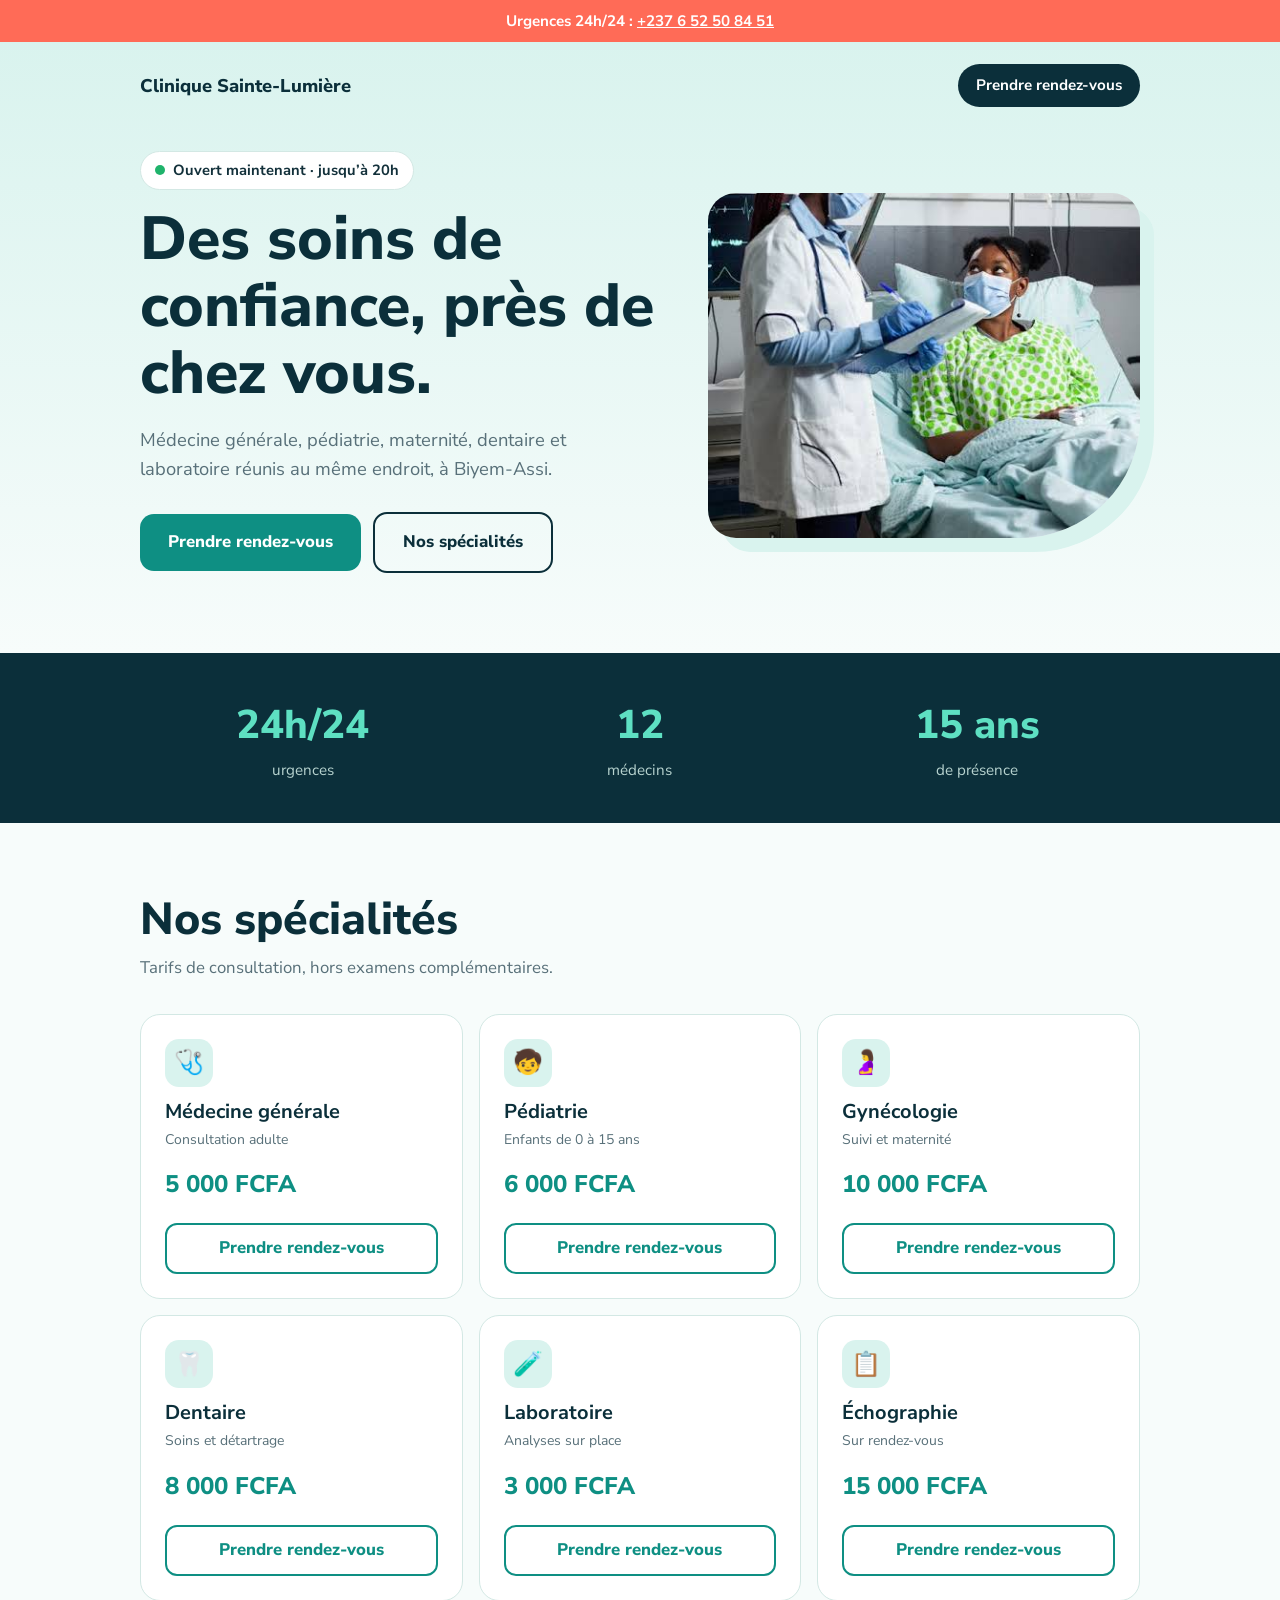
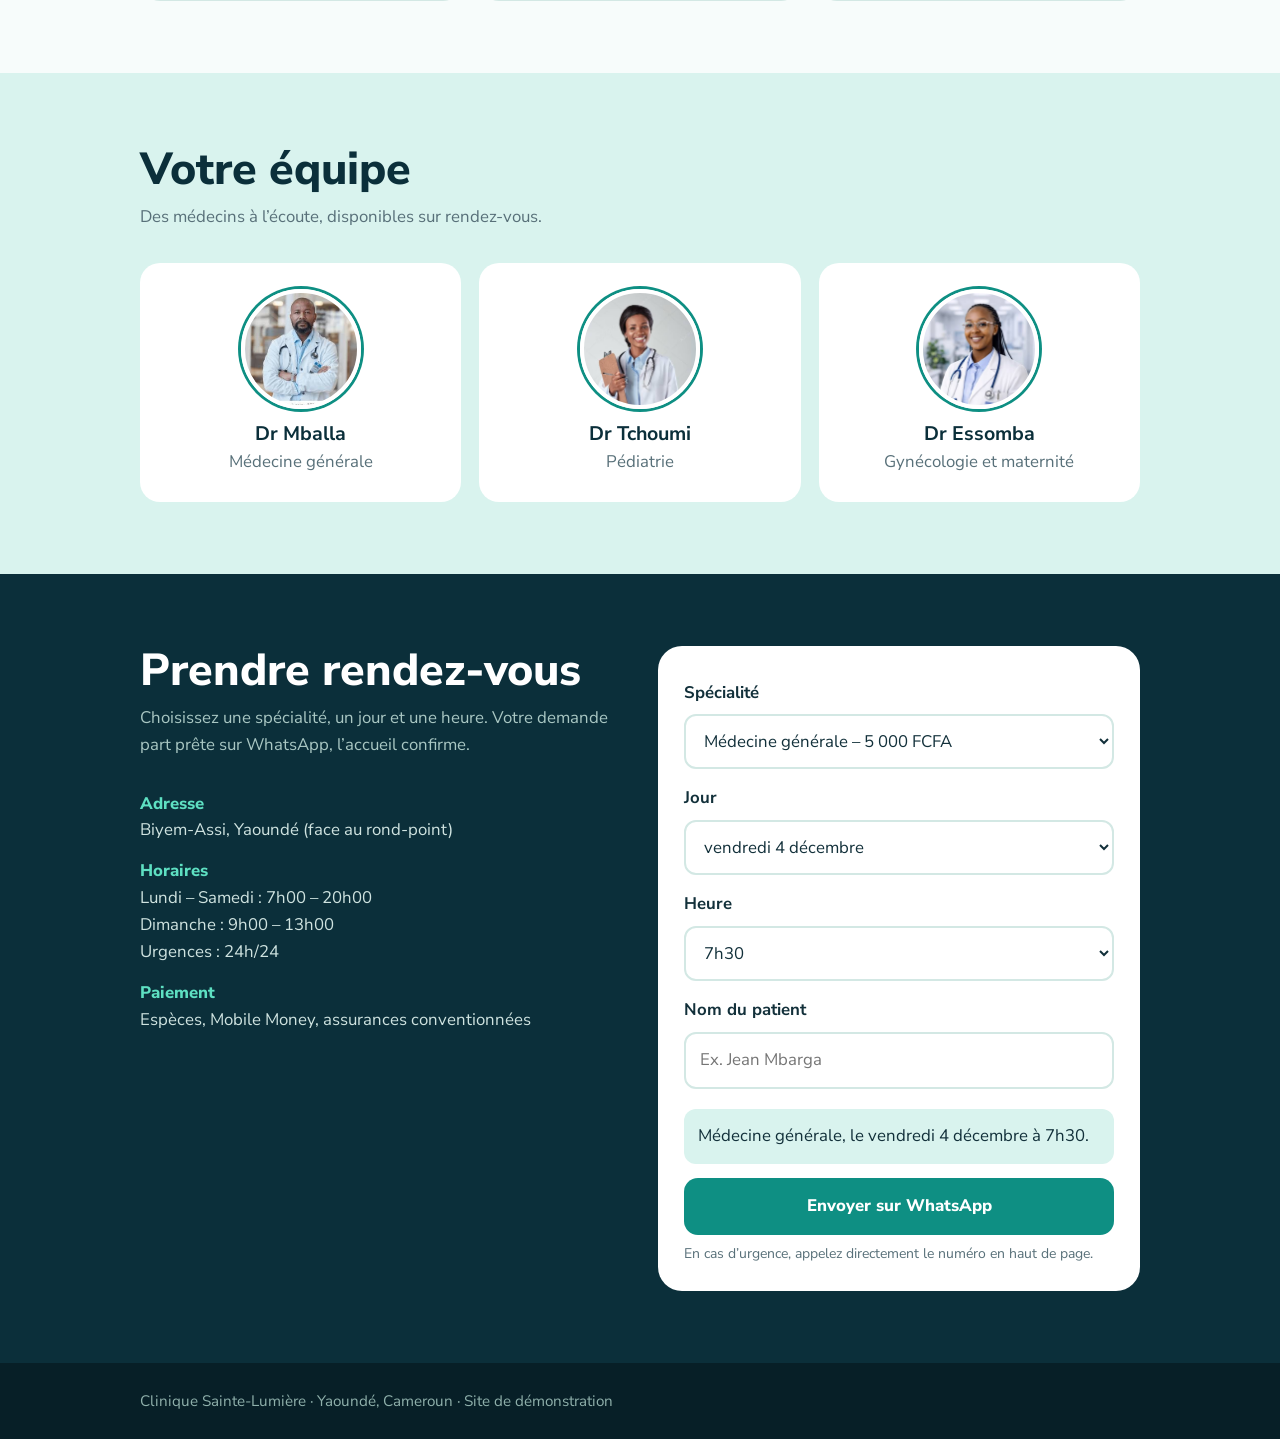
<file: clinique/index.html>
<!DOCTYPE html>
<html lang="fr">
<head>
  <meta charset="utf-8">
  <!-- Adapte la page aux téléphones -->
  <meta name="viewport" content="width=device-width, initial-scale=1">
  <title>Clinique Sainte-Lumière – Soins et urgences à Yaoundé</title>
  <!-- Police : Nunito Sans (simple, douce et très lisible) -->
  <link rel="preconnect" href="https://fonts.googleapis.com">
  <link href="https://fonts.googleapis.com/css2?family=Nunito+Sans:wght@400;600;700;800&display=swap" rel="stylesheet">
  <link rel="stylesheet" href="style.css">
</head>
<body>

  <!-- ========== BARRE URGENCES (toujours visible en haut) ========== -->
  <div class="urgence">
    Urgences 24h/24 :
    <!-- tel: lance directement l'appel sur un téléphone -->
    <a href="tel:+237652508451">+237 6 52 50 84 51</a>
  </div>

  <!-- ========== EN-TÊTE ========== -->
  <header class="hero">
    <div class="wrap">
      <nav>
        <b>Clinique Sainte-Lumière</b>
        <a class="nav-btn" href="#rdv">Prendre rendez-vous</a>
      </nav>

      <div class="hgrid">
        <div>
          <!-- Badge "Ouvert / Fermé" : le texte est calculé par script.js selon l'heure -->
          <p class="badge" id="status"></p>
          <h1>Des soins de confiance, près de chez vous.</h1>
          <p class="lead">Médecine générale, pédiatrie, maternité, dentaire et laboratoire réunis au même endroit, à Biyem-Assi.</p>
          <a class="btn" href="#rdv">Prendre rendez-vous</a>
          <a class="btn ghost" href="#specialites">Nos spécialités</a>
        </div>
        <!-- Photo d'en-tête : motif de croix par défaut, remplacé par images/entete.jpg -->
        <div class="visual" role="img" aria-label="Équipe médicale de la clinique"></div>
      </div>
    </div>
  </header>

  <main>
    <!-- ========== CHIFFRES CLÉS ========== -->
    <section class="stats">
      <div class="wrap">
        <div><b>24h/24</b><span>urgences</span></div>
        <div><b>12</b><span>médecins</span></div>
        <div><b>15 ans</b><span>de présence</span></div>
      </div>
    </section>

    <!-- ========== SPÉCIALITÉS (cartes créées par script.js) ========== -->
    <section id="specialites">
      <div class="wrap">
        <h2>Nos spécialités</h2>
        <p class="sub">Tarifs de consultation, hors examens complémentaires.</p>
        <div id="list" class="cards"></div>
      </div>
    </section>

    <!-- ========== ÉQUIPE (3 médecins, photos facultatives) ========== -->
    <section class="soft">
      <div class="wrap">
        <h2>Votre équipe</h2>
        <p class="sub">Des médecins à l’écoute, disponibles sur rendez-vous.</p>
        <div class="team">
          <div class="doc"><div class="avatar a1"></div><h3>Dr Mballa</h3><p>Médecine générale</p></div>
          <div class="doc"><div class="avatar a2"></div><h3>Dr Tchoumi</h3><p>Pédiatrie</p></div>
          <div class="doc"><div class="avatar a3"></div><h3>Dr Essomba</h3><p>Gynécologie et maternité</p></div>
        </div>
      </div>
    </section>

    <!-- ========== RENDEZ-VOUS ========== -->
    <section id="rdv" class="dark">
      <div class="wrap book">
        <div>
          <h2>Prendre rendez-vous</h2>
          <p class="sub">Choisissez une spécialité, un jour et une heure. Votre demande part prête sur WhatsApp, l’accueil confirme.</p>
          <dl class="info">
            <dt>Adresse</dt><dd>Biyem-Assi, Yaoundé (face au rond-point)</dd>
            <dt>Horaires</dt><dd>Lundi – Samedi : 7h00 – 20h00<br>Dimanche : 9h00 – 13h00<br>Urgences : 24h/24</dd>
            <dt>Paiement</dt><dd>Espèces, Mobile Money, assurances conventionnées</dd>
          </dl>
        </div>
        <div class="booking">
          <label for="service">Spécialité</label><select id="service"></select>
          <label for="day">Jour</label><select id="day"></select>
          <label for="hour">Heure</label><select id="hour"></select>
          <label for="name">Nom du patient</label><input id="name" type="text" placeholder="Ex. Jean Mbarga" autocomplete="name">
          <p id="recap" class="recap"></p>
          <a class="btn" id="send" href="#">Envoyer sur WhatsApp</a>
          <small>En cas d’urgence, appelez directement le numéro en haut de page.</small>
        </div>
      </div>
    </section>
  </main>

  <footer><div class="wrap">Clinique Sainte-Lumière · Yaoundé, Cameroun · Site de démonstration</div></footer>
  <script src="script.js"></script>
</body>
</html>
</file>
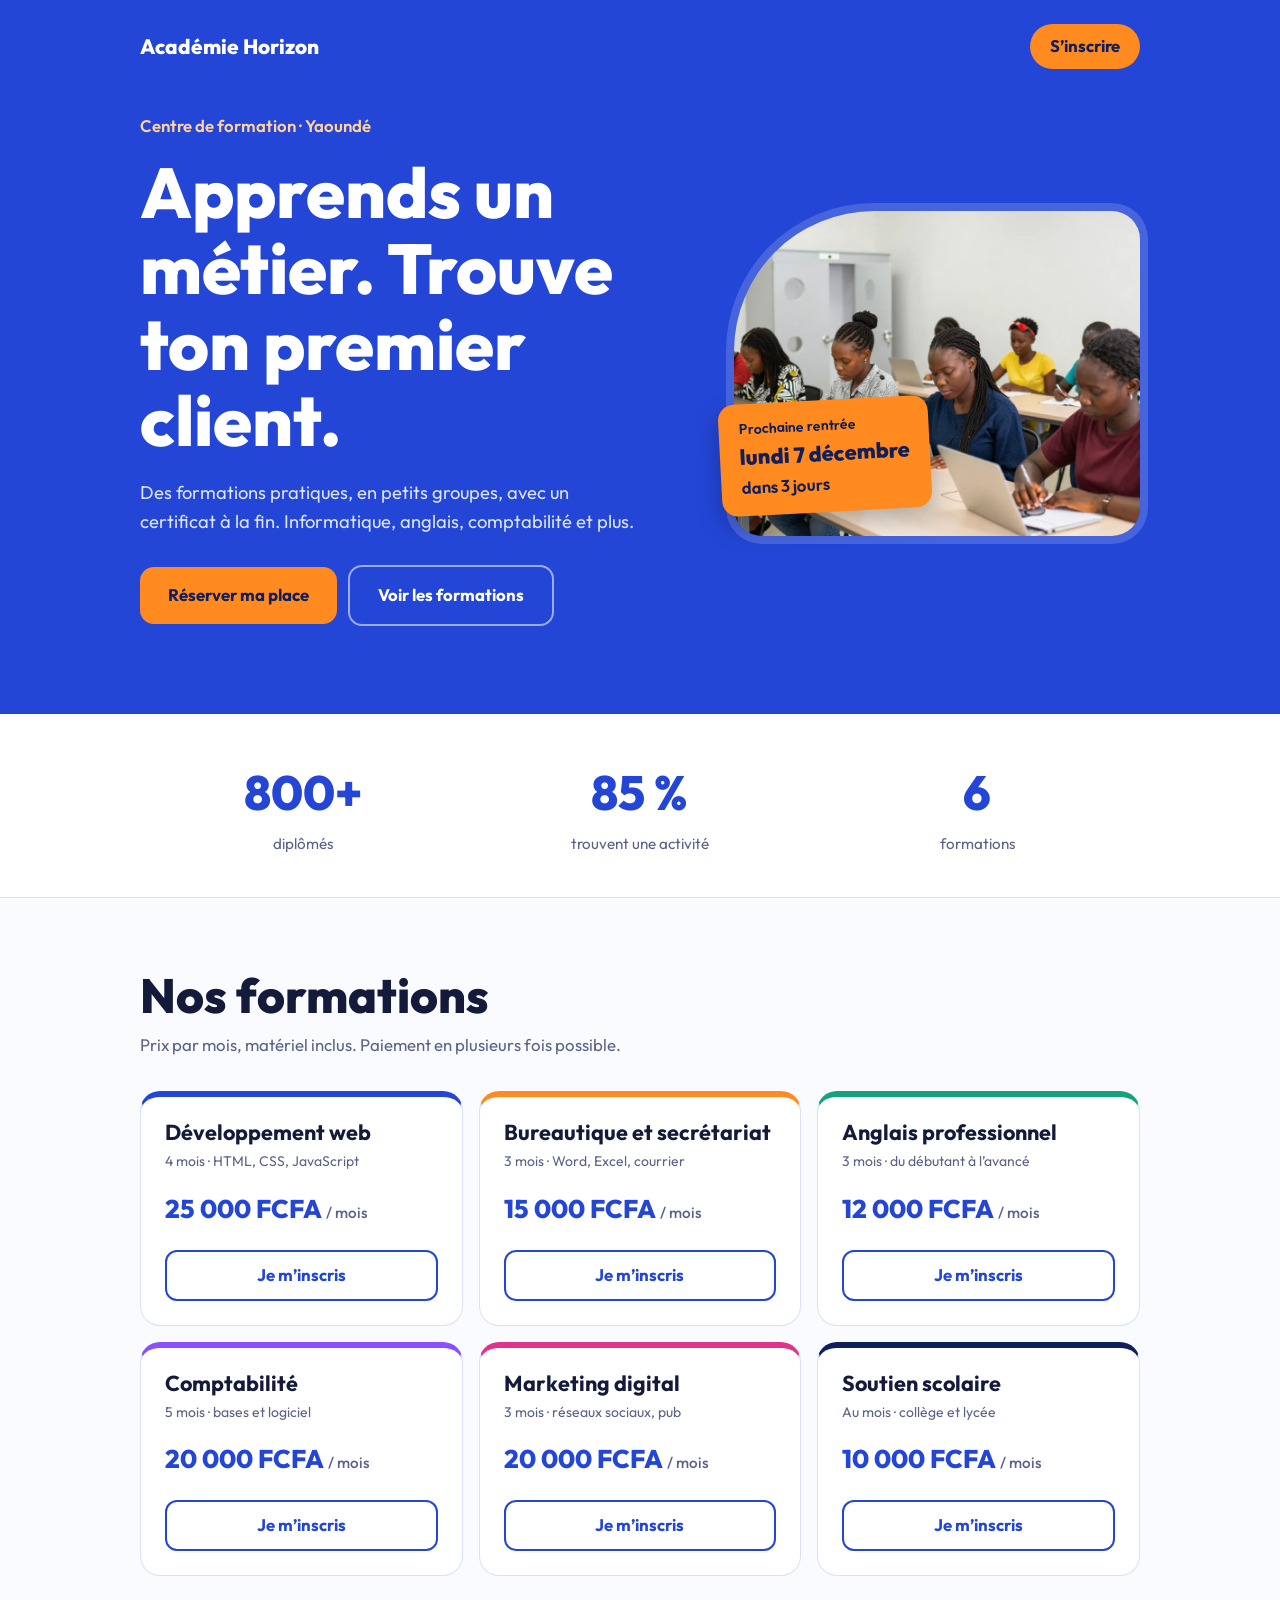
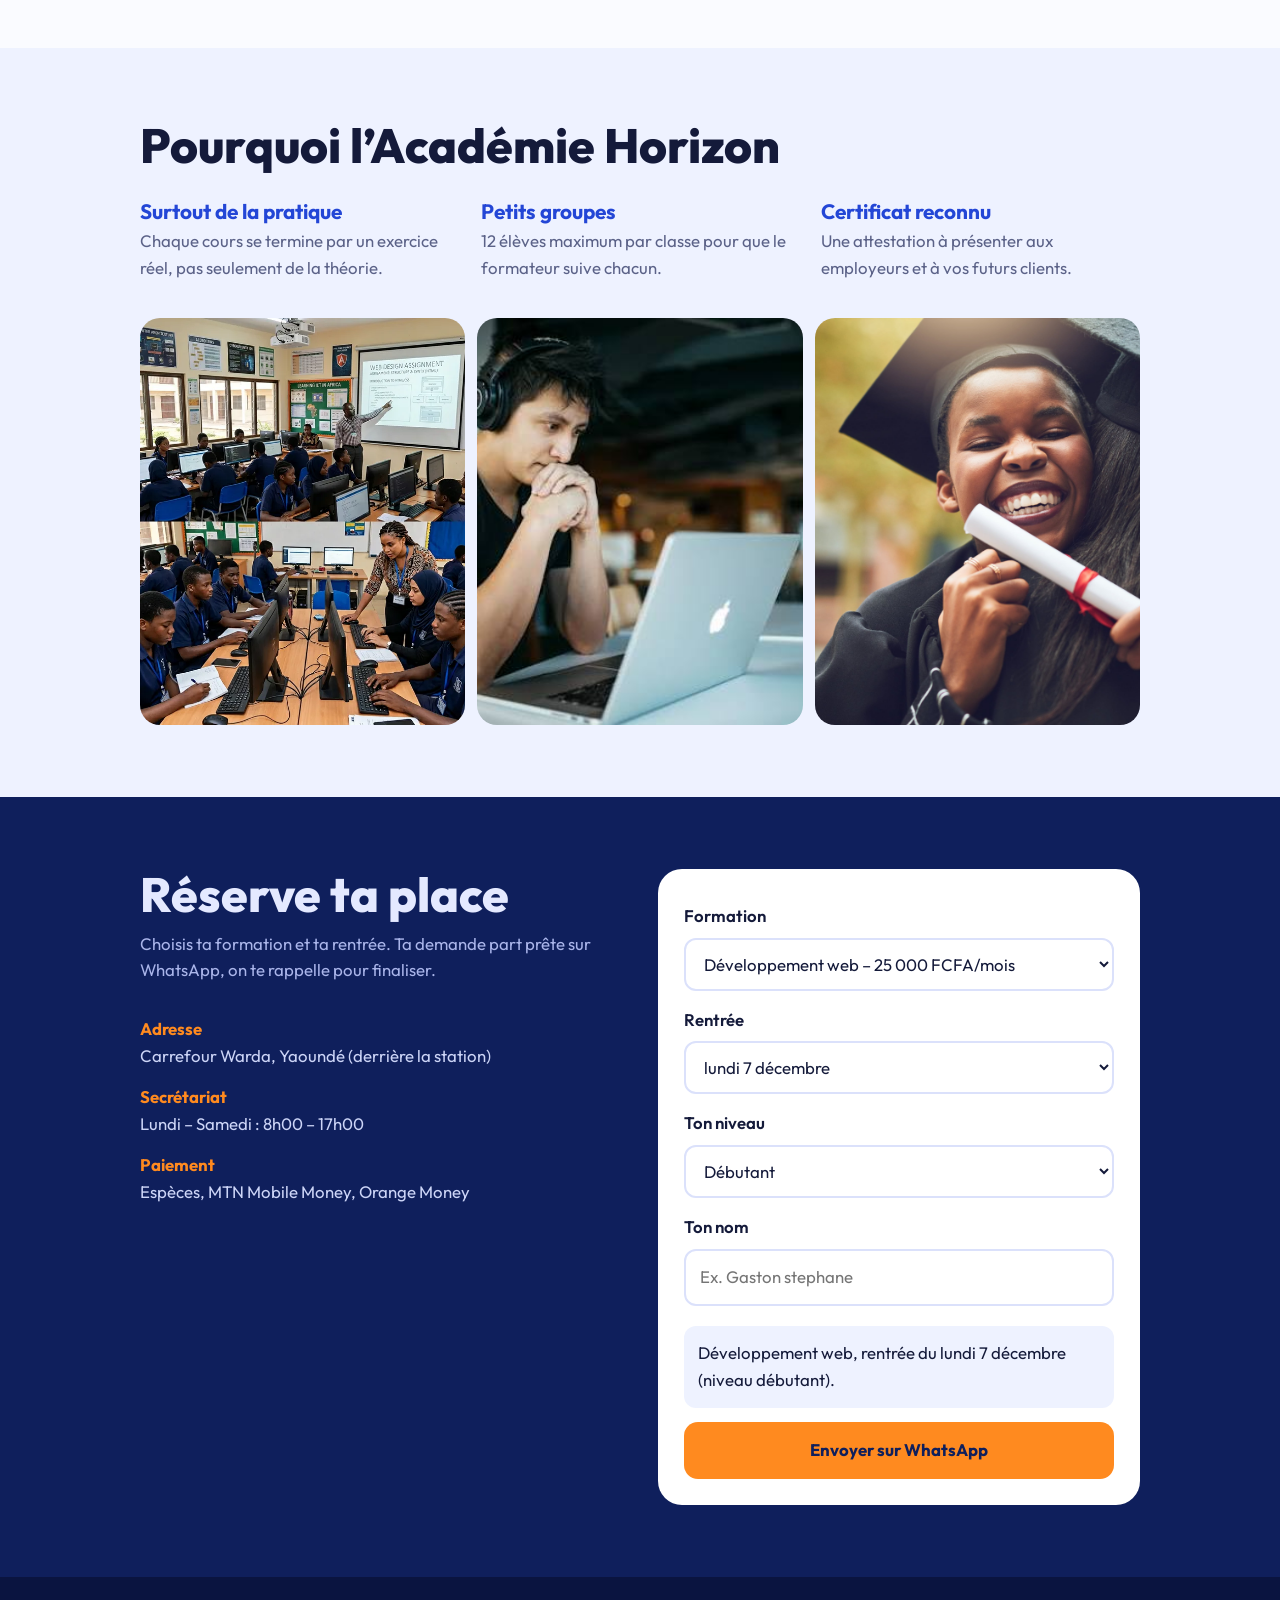
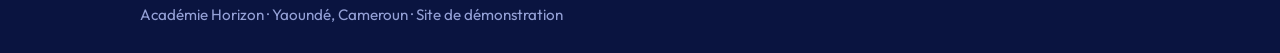
<file: ecole/index.html>
<!DOCTYPE html>
<html lang="fr">
<head>
  <meta charset="utf-8">
  <!-- Adapte la page aux téléphones -->
  <meta name="viewport" content="width=device-width, initial-scale=1">
  <title>Académie Horizon – Centre de formation à Yaoundé</title>
  <!-- Police : Outfit (ronde, moderne et très lisible) -->
  <link rel="preconnect" href="https://fonts.googleapis.com">
  <link href="https://fonts.googleapis.com/css2?family=Outfit:wght@400;500;600;700;800&display=swap" rel="stylesheet">
  <link rel="stylesheet" href="style.css">
</head>
<body>

  <!-- ========== EN-TÊTE ========== -->
  <header class="hero">
    <div class="wrap">
      <nav>
        <b>Académie Horizon</b>
        <a class="nav-btn" href="#inscription">S’inscrire</a>
      </nav>

      <div class="hgrid">
        <div>
          <p class="tag">Centre de formation · Yaoundé</p>
          <h1>Apprends un métier. Trouve ton premier client.</h1>
          <p class="lead">Des formations pratiques, en petits groupes, avec un certificat à la fin. Informatique, anglais, comptabilité et plus.</p>
          <a class="btn" href="#inscription">Réserver ma place</a>
          <a class="btn ghost" href="#formations">Voir les formations</a>
        </div>

        <!-- Photo d'en-tête (images/entete.jpg). Par défaut : motif de points sur fond bleu -->
        <div class="visual" role="img" aria-label="Étudiants en cours de formation">
          <!-- Autocollant : le texte est rempli par script.js (prochaine rentrée) -->
          <div class="sticker"><small>Prochaine rentrée</small><b id="rentree"></b><span id="countdown"></span></div>
        </div>
      </div>
    </div>
  </header>

  <main>
    <!-- ========== CHIFFRES CLÉS ========== -->
    <section class="stats">
      <div class="wrap">
        <div><b>800+</b><span>diplômés</span></div>
        <div><b>85 %</b><span>trouvent une activité</span></div>
        <div><b>6</b><span>formations</span></div>
      </div>
    </section>

    <!-- ========== FORMATIONS (cartes créées par script.js) ========== -->
    <section id="formations">
      <div class="wrap">
        <h2>Nos formations</h2>
        <p class="sub">Prix par mois, matériel inclus. Paiement en plusieurs fois possible.</p>
        <div id="list" class="cards"></div>
      </div>
    </section>

    <!-- ========== POURQUOI NOUS CHOISIR ========== -->
    <section class="soft">
      <div class="wrap">
        <h2>Pourquoi l’Académie Horizon</h2>
        <div class="why">
          <div><h3>Surtout de la pratique</h3><p>Chaque cours se termine par un exercice réel, pas seulement de la théorie.</p></div>
          <div><h3>Petits groupes</h3><p>12 élèves maximum par classe pour que le formateur suive chacun.</p></div>
          <div><h3>Certificat reconnu</h3><p>Une attestation à présenter aux employeurs et à vos futurs clients.</p></div>
        </div>
        <!-- Galerie : 3 photos facultatives (images/vie-1.jpg à vie-3.jpg) -->
        <div class="gallery">
          <div class="pic p1" role="img" aria-label="Salle de cours"></div>
          <div class="pic p2" role="img" aria-label="Atelier pratique"></div>
          <div class="pic p3" role="img" aria-label="Remise de certificat"></div>
        </div>
      </div>
    </section>

    <!-- ========== INSCRIPTION ========== -->
    <section id="inscription" class="dark">
      <div class="wrap book">
        <div>
          <h2>Réserve ta place</h2>
          <p class="sub">Choisis ta formation et ta rentrée. Ta demande part prête sur WhatsApp, on te rappelle pour finaliser.</p>
          <dl class="info">
            <dt>Adresse</dt><dd>Carrefour Warda, Yaoundé (derrière la station)</dd>
            <dt>Secrétariat</dt><dd>Lundi – Samedi : 8h00 – 17h00</dd>
            <dt>Paiement</dt><dd>Espèces, MTN Mobile Money, Orange Money</dd>
          </dl>
        </div>
        <div class="booking">
          <label for="service">Formation</label><select id="service"></select>
          <label for="day">Rentrée</label><select id="day"></select>
          <label for="level">Ton niveau</label>
          <select id="level"><option>Débutant</option><option>Intermédiaire</option><option>Avancé</option></select>
          <label for="name">Ton nom</label><input id="name" type="text" placeholder="Ex. Gaston stephane" autocomplete="name">
          <p id="recap" class="recap"></p>
          <a class="btn" id="send" href="#">Envoyer sur WhatsApp</a>
        </div>
      </div>
    </section>
  </main>

  <footer><div class="wrap">Académie Horizon · Yaoundé, Cameroun · Site de démonstration</div></footer>
  <script src="script.js"></script>
</body>
</html>
</file>
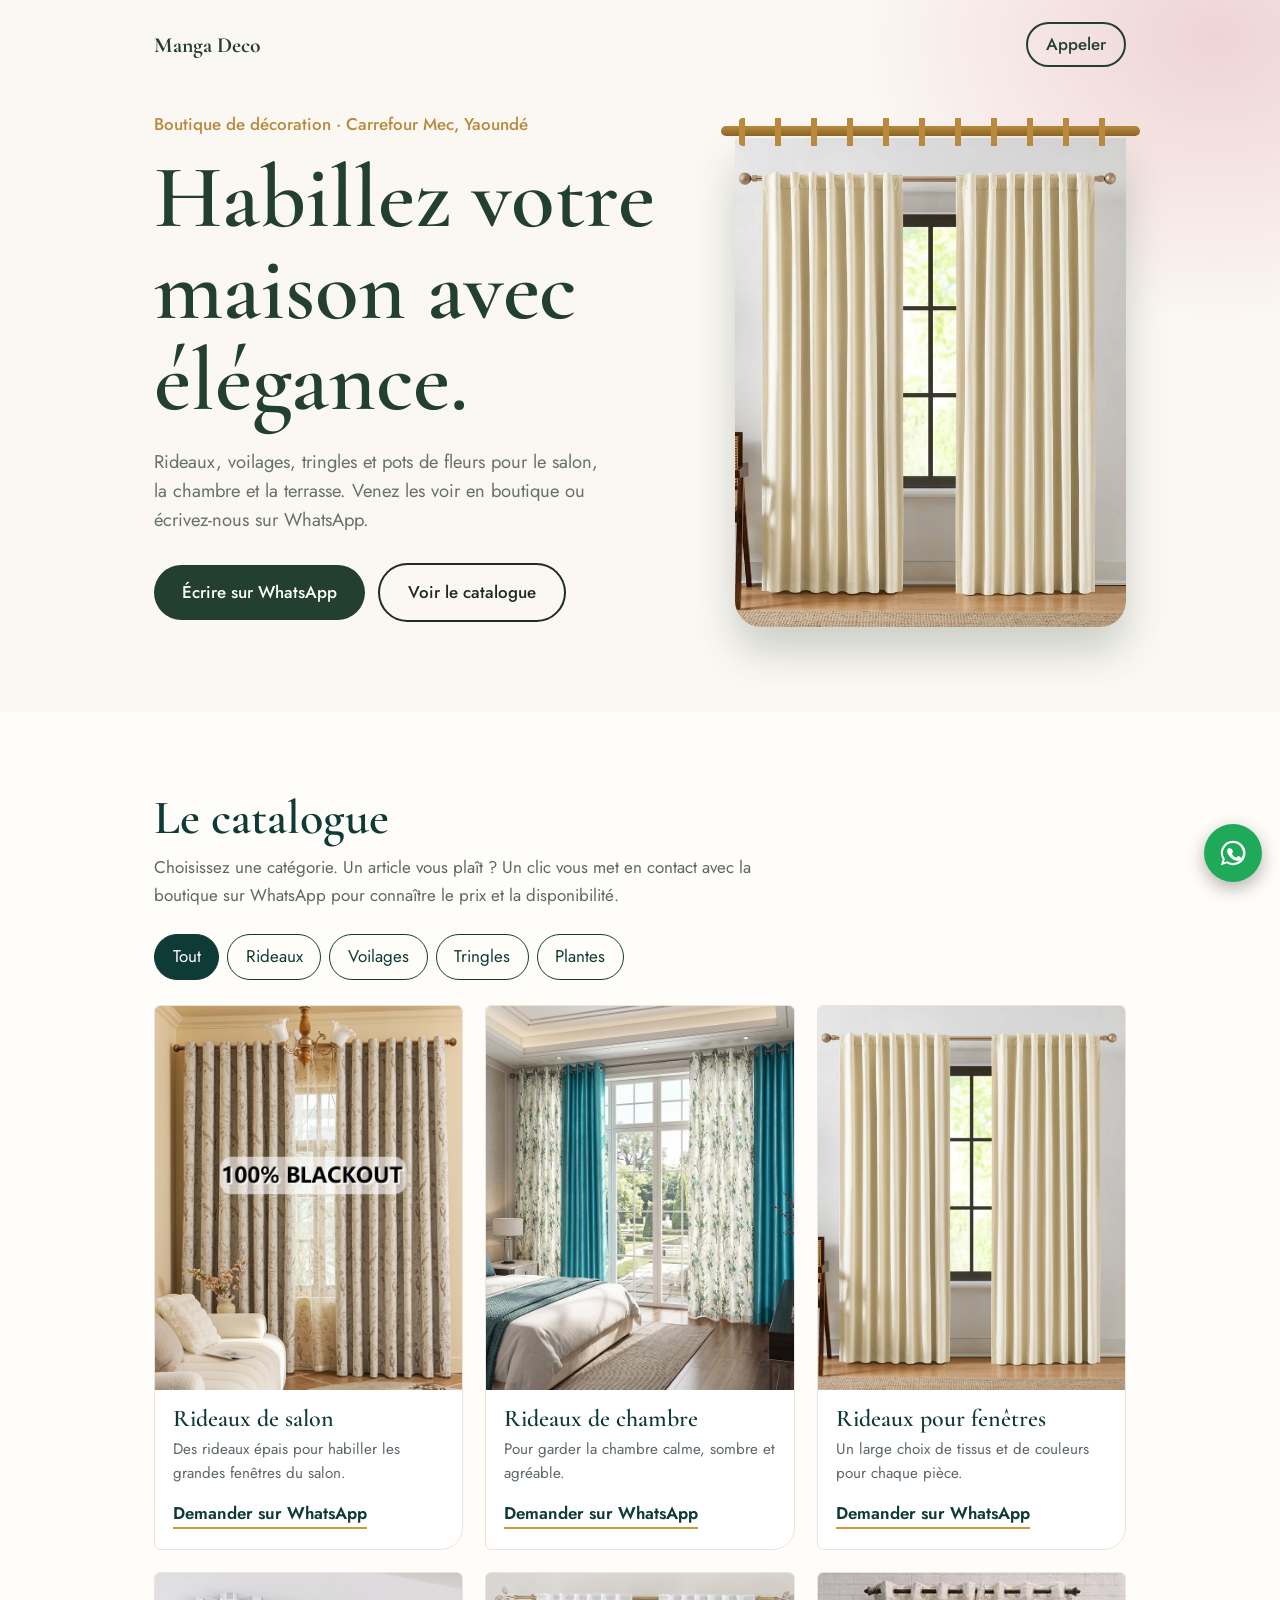
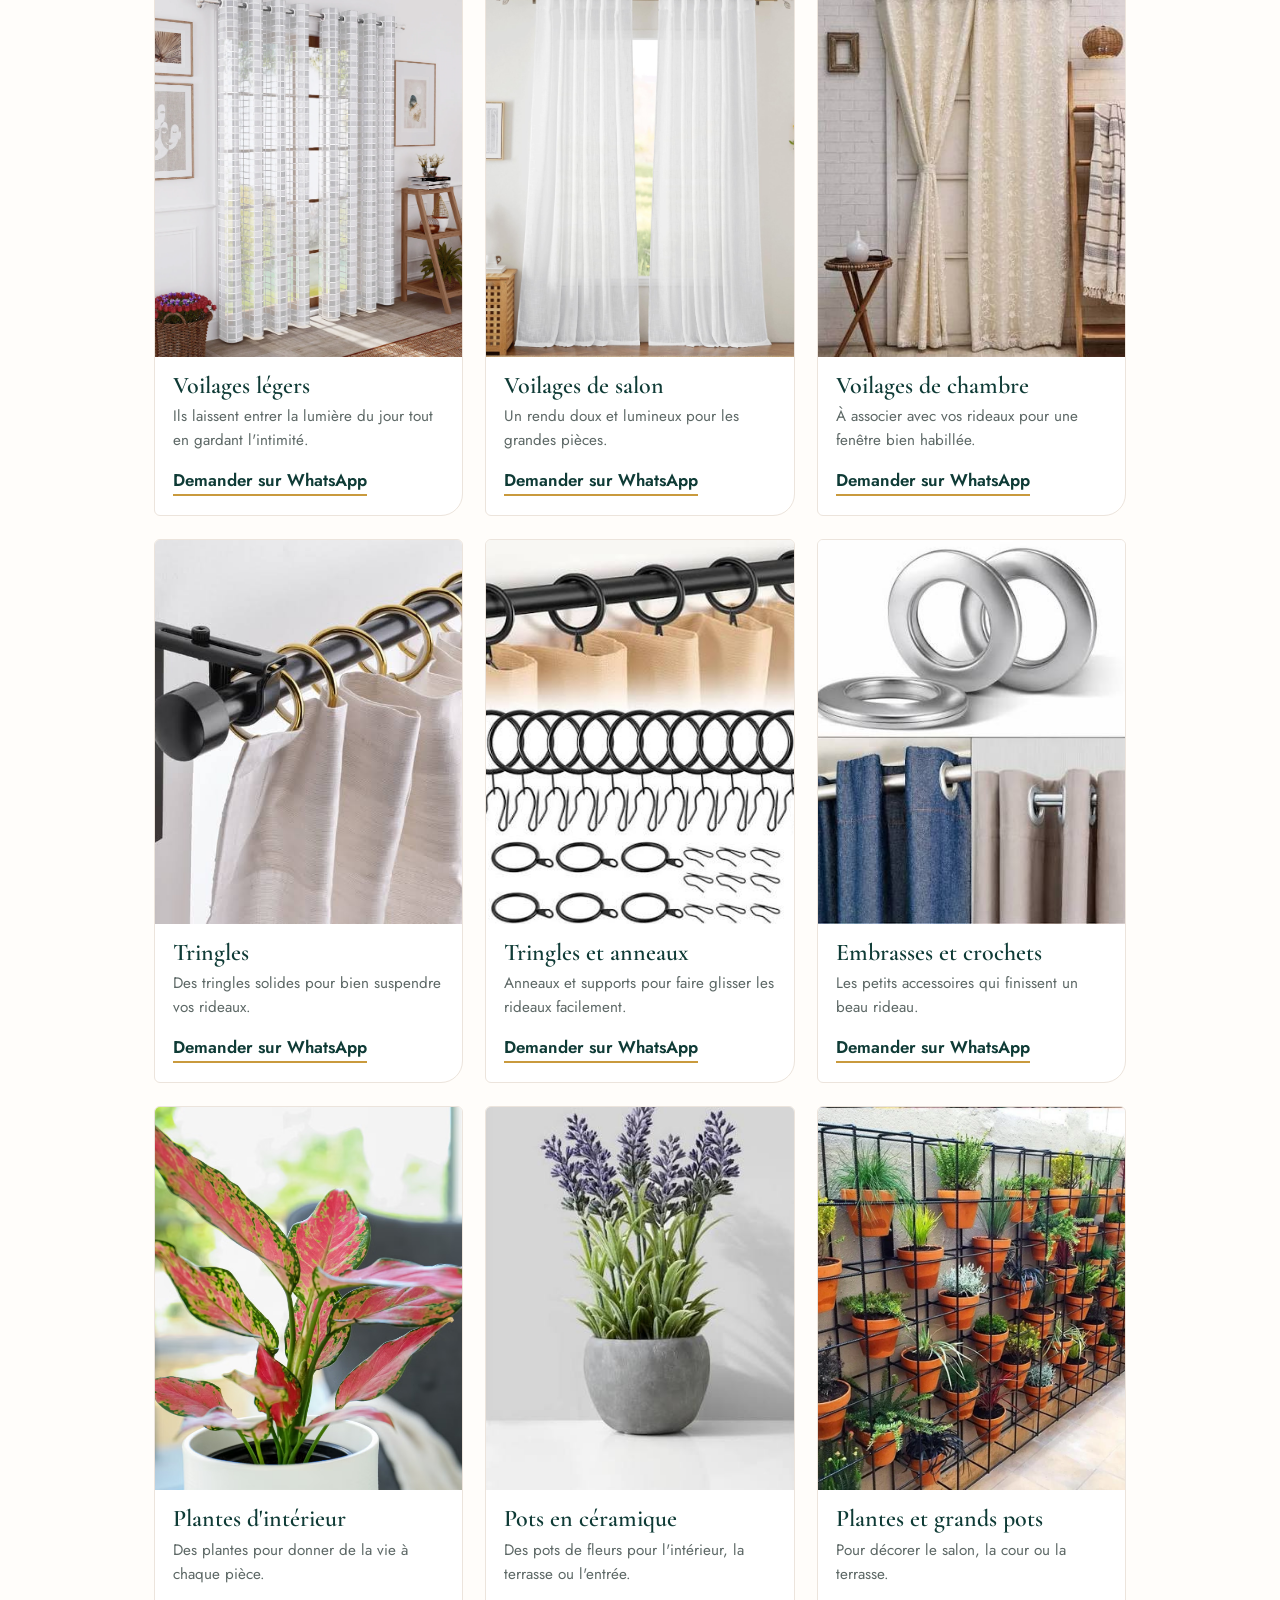
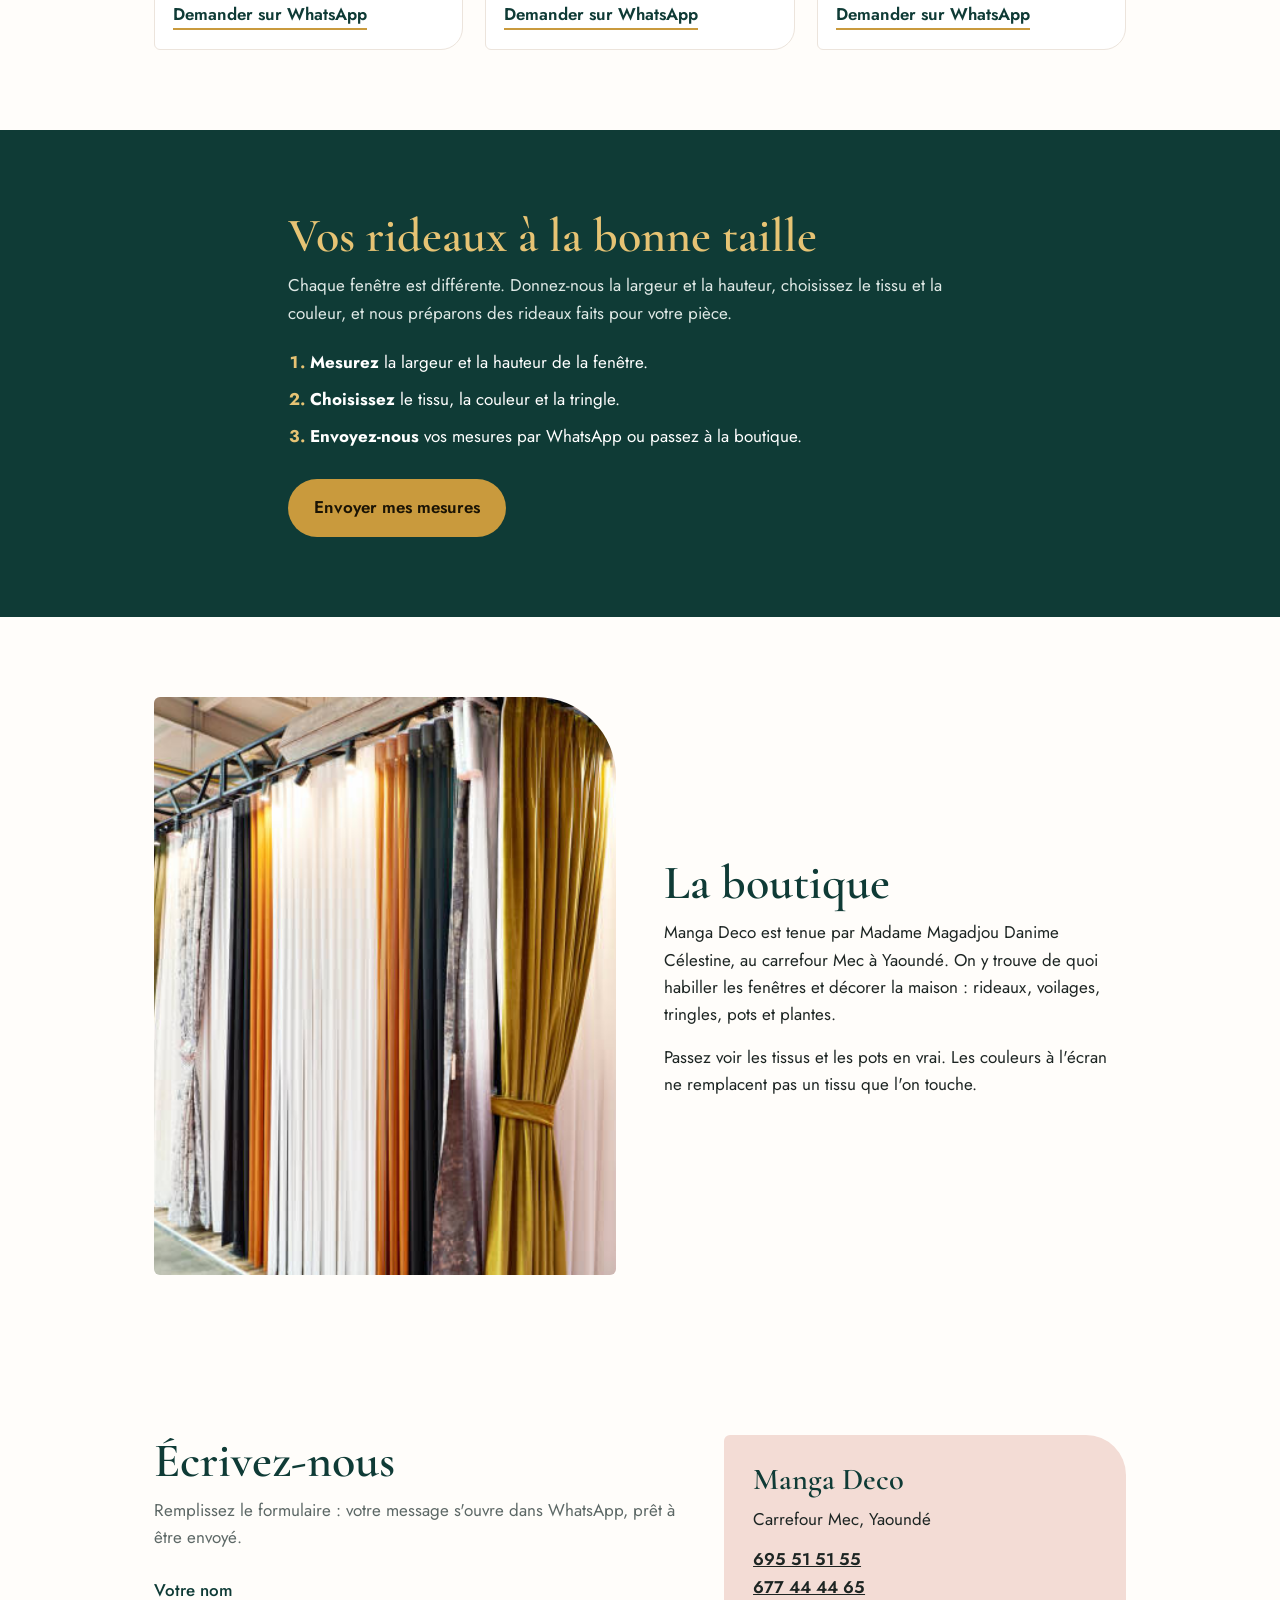
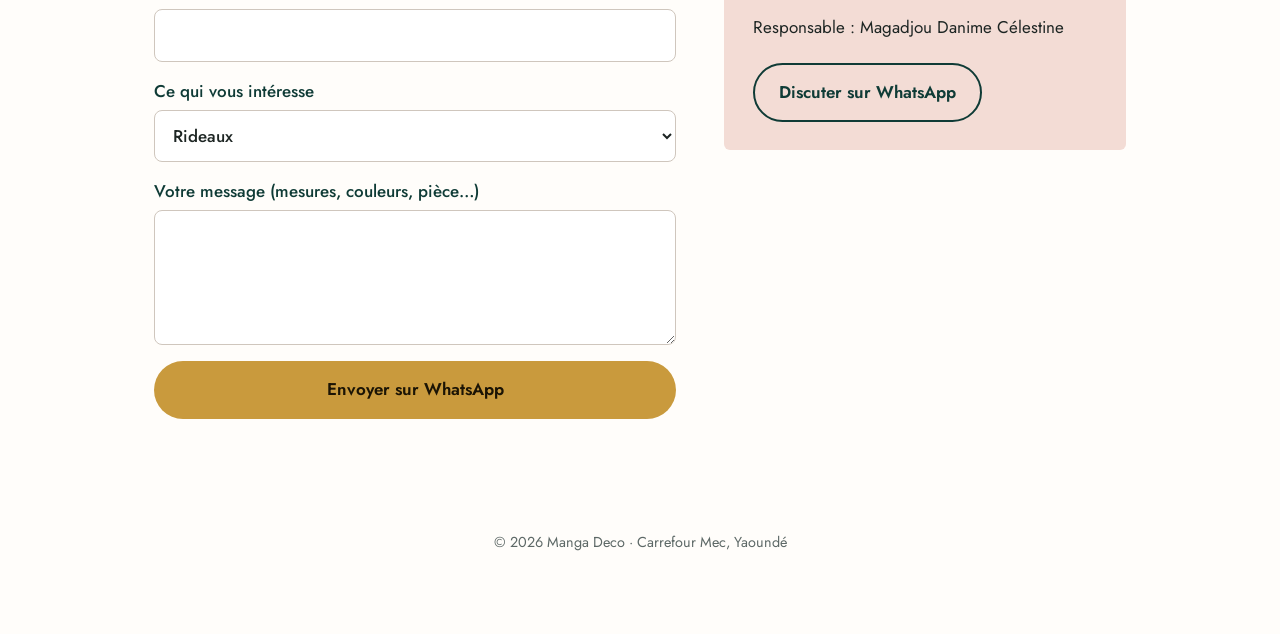
<file: manga-deco/index.html>
<!DOCTYPE html>
<html lang="fr">
<head>
<meta charset="utf-8">
<meta name="viewport" content="width=device-width, initial-scale=1">
<title>Manga Deco – Rideaux, voilages et pots de fleurs à Yaoundé</title>
<meta name="description" content="Boutique de décoration Manga Deco au carrefour Mec, Yaoundé : rideaux, voilages, tringles, pots de fleurs et plantes décoratives. Appelez le 695 51 51 55.">
<link rel="preconnect" href="https://fonts.googleapis.com">
<link rel="preconnect" href="https://fonts.gstatic.com" crossorigin>
<link href="https://fonts.googleapis.com/css2?family=Cormorant+Garamond:ital,wght@0,500;0,600;0,700;1,500&family=Jost:wght@400;500;600&display=swap" rel="stylesheet">
<link rel="stylesheet" href="style.css">
</head>
<body>

<!-- ===== EN-TÊTE : nom, accroche, boutons et rideau décoratif ===== -->
<header class="hd" id="accueil">
  <div class="hd-wrap">
    <nav class="hd-nav" aria-label="Navigation principale">
      <b>Manga Deco</b>
      <!-- tel: lance l'appel directement sur un téléphone -->
      <a class="hd-call" href="tel:+237695515155">Appeler</a>
    </nav>

    <div class="hd-grid">
      <div>
        <p class="hd-tag">Boutique de décoration · Carrefour Mec, Yaoundé</p>
        <h1>Habillez votre maison avec élégance.</h1>
        <p class="hd-lead">Rideaux, voilages, tringles et pots de fleurs pour le salon, la chambre et la terrasse. Venez les voir en boutique ou écrivez-nous sur WhatsApp.</p>
        <a class="hd-btn" href="https://wa.me/237695515155" target="_blank" rel="noopener">Écrire sur WhatsApp</a>
        <a class="hd-btn ghost" href="#catalogue">Voir le catalogue</a>
      </div>
      <!-- Rideau suspendu à une tringle dorée. La photo est images/entete.jpg -->
      <div class="hd-visual" role="img" aria-label="Rideaux élégants de la boutique"></div>
    </div>
  </div>
</header>

<!-- ===== CATALOGUE (la liste est dans script.js) ===== -->
<section class="bloc" id="catalogue">
  <h2>Le catalogue</h2>
  <p class="intro">Choisissez une catégorie. Un article vous plaît ? Un clic vous met en contact avec la boutique sur WhatsApp pour connaître le prix et la disponibilité.</p>
  <div class="filtres" id="filtres" role="group" aria-label="Catégories"></div>
  <div class="grille" id="grille"></div>
</section>

<!-- ===== SUR MESURE ===== -->
<section class="mesure" id="mesure">
  <div class="mesure-in">
    <h2>Vos rideaux à la bonne taille</h2>
    <p>Chaque fenêtre est différente. Donnez-nous la largeur et la hauteur, choisissez le tissu et la couleur, et nous préparons des rideaux faits pour votre pièce.</p>
    <ol class="etapes">
      <li><b>Mesurez</b> la largeur et la hauteur de la fenêtre.</li>
      <li><b>Choisissez</b> le tissu, la couleur et la tringle.</li>
      <li><b>Envoyez-nous</b> vos mesures par WhatsApp ou passez à la boutique.</li>
    </ol>
    <a class="btn or" href="#contact">Envoyer mes mesures</a>
  </div>
</section>

<!-- ===== LA BOUTIQUE ===== -->
<section class="bloc boutique" id="boutique">
  <div class="photo-boutique" id="photoBoutique">
    <img src="images/boutique.jpg" alt="La boutique Manga Deco au carrefour Mec">
  </div>
  <div>
    <h2>La boutique</h2>
    <p>Manga Deco est tenue par Madame Magadjou Danime Célestine, au carrefour Mec à Yaoundé. On y trouve de quoi habiller les fenêtres et décorer la maison : rideaux, voilages, tringles, pots et plantes.</p>
    <p>Passez voir les tissus et les pots en vrai. Les couleurs à l'écran ne remplacent pas un tissu que l'on touche.</p>
  </div>
</section>

<!-- ===== CONTACT ===== -->
<section class="bloc contact" id="contact">
  <div>
    <h2>Écrivez-nous</h2>
    <p class="intro">Remplissez le formulaire : votre message s'ouvre dans WhatsApp, prêt à être envoyé.</p>
    <form id="formulaire">
      <label>Votre nom
        <input type="text" id="nom" required autocomplete="name">
      </label>
      <label>Ce qui vous intéresse
        <select id="sujet">
          <option>Rideaux</option>
          <option>Voilages</option>
          <option>Tringles et accessoires</option>
          <option>Pots de fleurs</option>
          <option>Plantes décoratives</option>
          <option>Rideaux sur mesure</option>
        </select>
      </label>
      <label>Votre message (mesures, couleurs, pièce…)
        <textarea id="msg" rows="4"></textarea>
      </label>
      <button class="btn or" type="submit">Envoyer sur WhatsApp</button>
    </form>
  </div>
  <aside class="coord">
    <h3>Manga Deco</h3>
    <p>Carrefour Mec, Yaoundé</p>
    <p><a href="tel:+237695515155">695 51 51 55</a><br><a href="tel:+237677444465">677 44 44 65</a></p>
    <p>Responsable : Magadjou Danime Célestine</p>
    <a class="btn ligne-claire" href="https://wa.me/237695515155" target="_blank" rel="noopener">Discuter sur WhatsApp</a>
  </aside>
</section>

<footer>© <span id="annee"></span> Manga Deco · Carrefour Mec, Yaoundé</footer>

<!-- Bouton WhatsApp toujours visible -->
<a class="wa" href="https://wa.me/237695515155" target="_blank" rel="noopener" aria-label="Écrire à Manga Deco sur WhatsApp">
  <svg viewBox="0 0 32 32" width="30" height="30" aria-hidden="true"><path fill="#fff" d="M16 3a13 13 0 0 0-11 19.8L3 29l6.4-2A13 13 0 1 0 16 3zm0 2.4a10.6 10.6 0 1 1-5.6 19.6l-.4-.2-3.800 1.200 1.200-3.700-.3-.4A10.600 10.600 0 0 1 16 5.400zm-4 5.200c-.3 0-.7.100-1 .5-.4.400-1.300 1.200-1.300 3s1.300 3.500 1.500 3.700c.2.300 2.600 4.100 6.400 5.600 3.100 1.200 3.700 1 4.400.9.700-.1 2.200-.9 2.500-1.800.3-.9.300-1.600.2-1.800l-.6-.3-2.200-1.100c-.3-.1-.6-.2-.8.200l-1 1.200c-.2.200-.4.300-.7.100-.4-.2-1.400-.5-2.700-1.700-1-.9-1.600-2-1.800-2.300-.2-.4 0-.5.200-.7l.5-.6.300-.5c.1-.2 0-.4 0-.5l-1-2.400c-.3-.6-.5-.5-.7-.5z"/></svg>
</a>

<script src="script.js"></script>
</body>
</html>
</file>
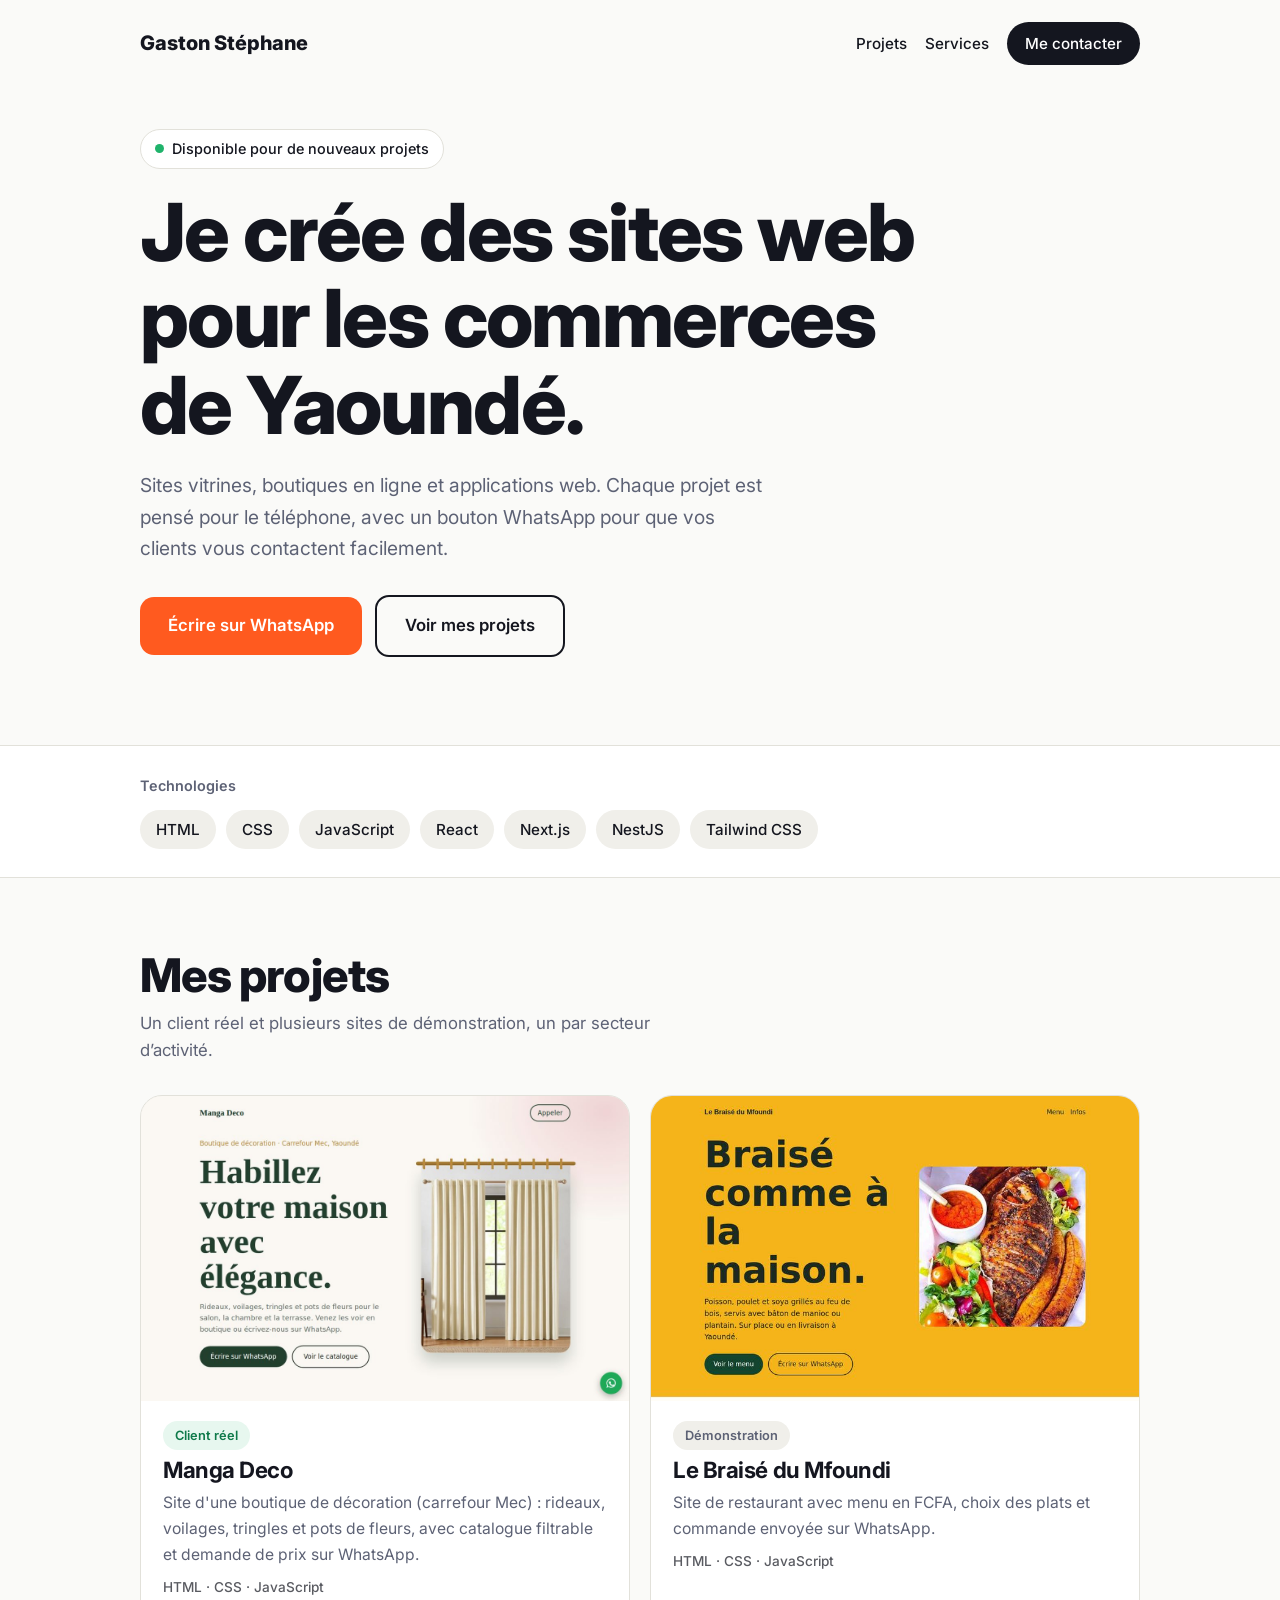
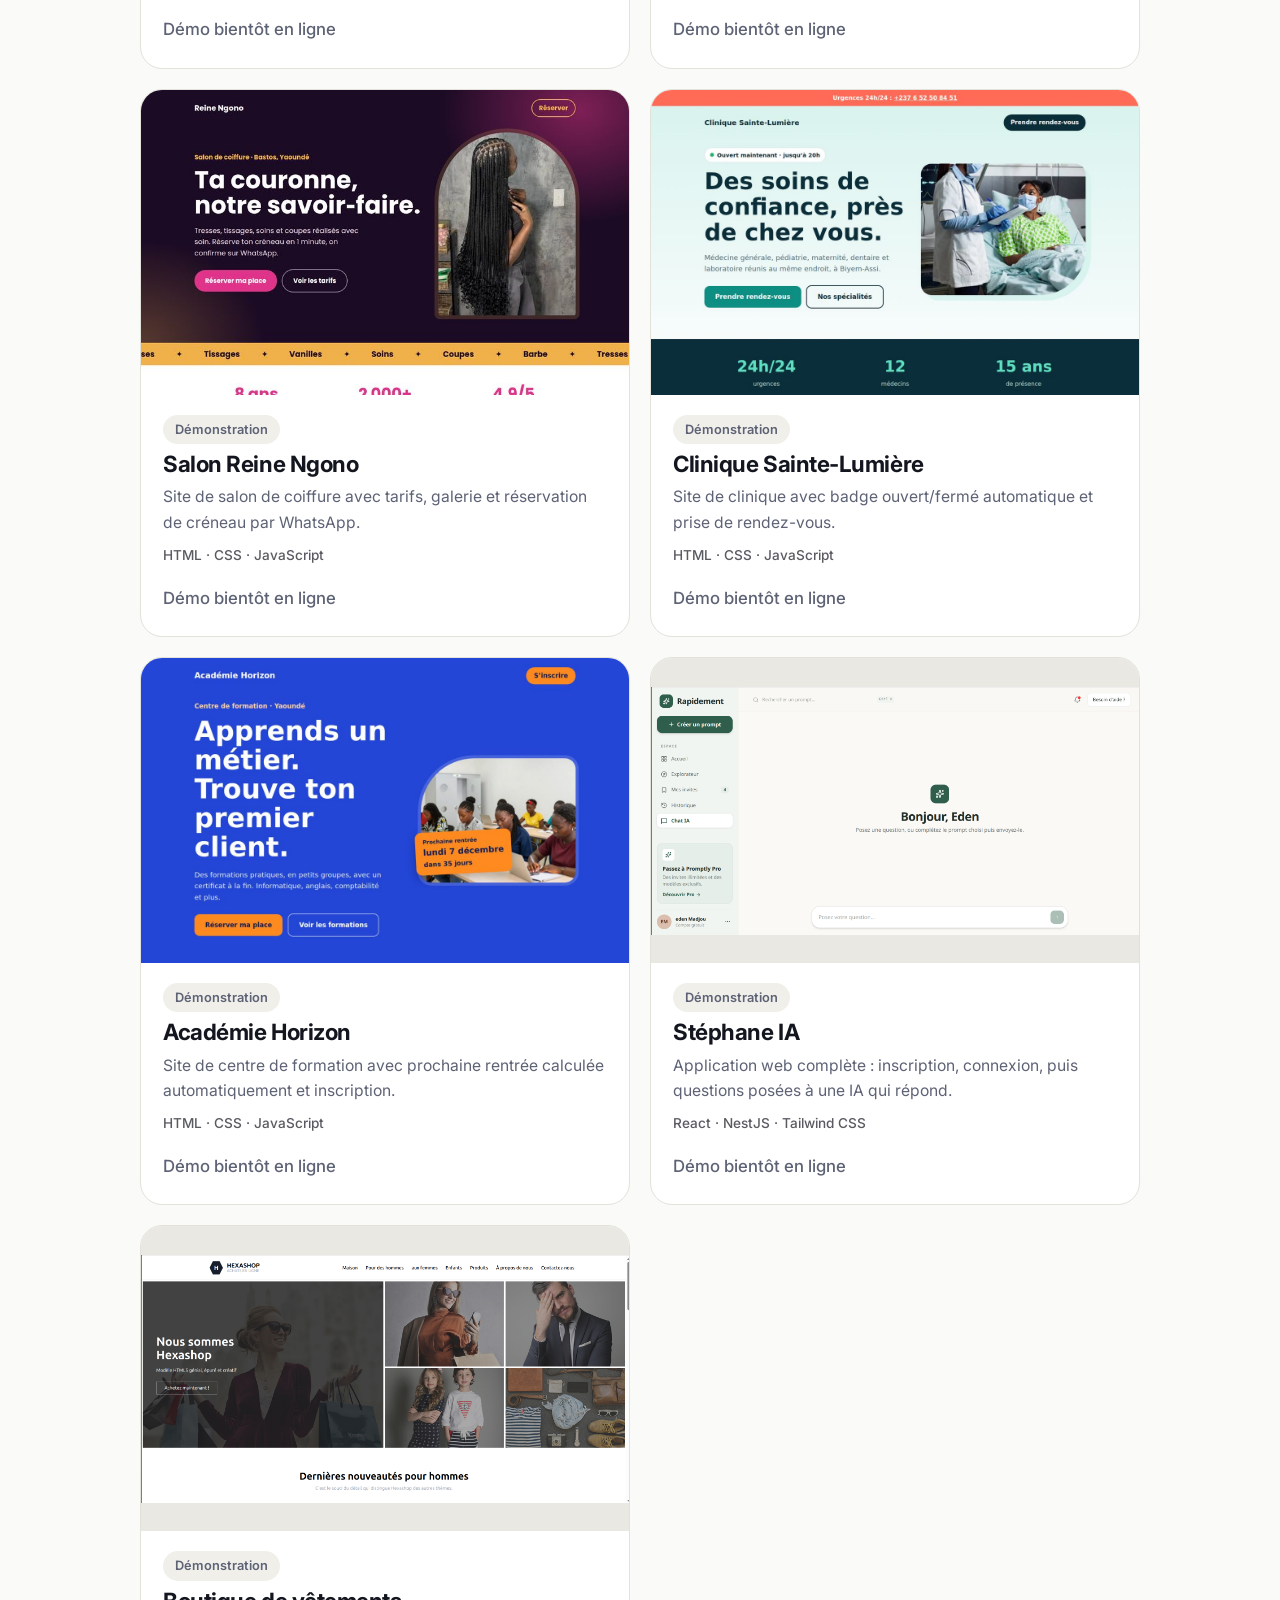
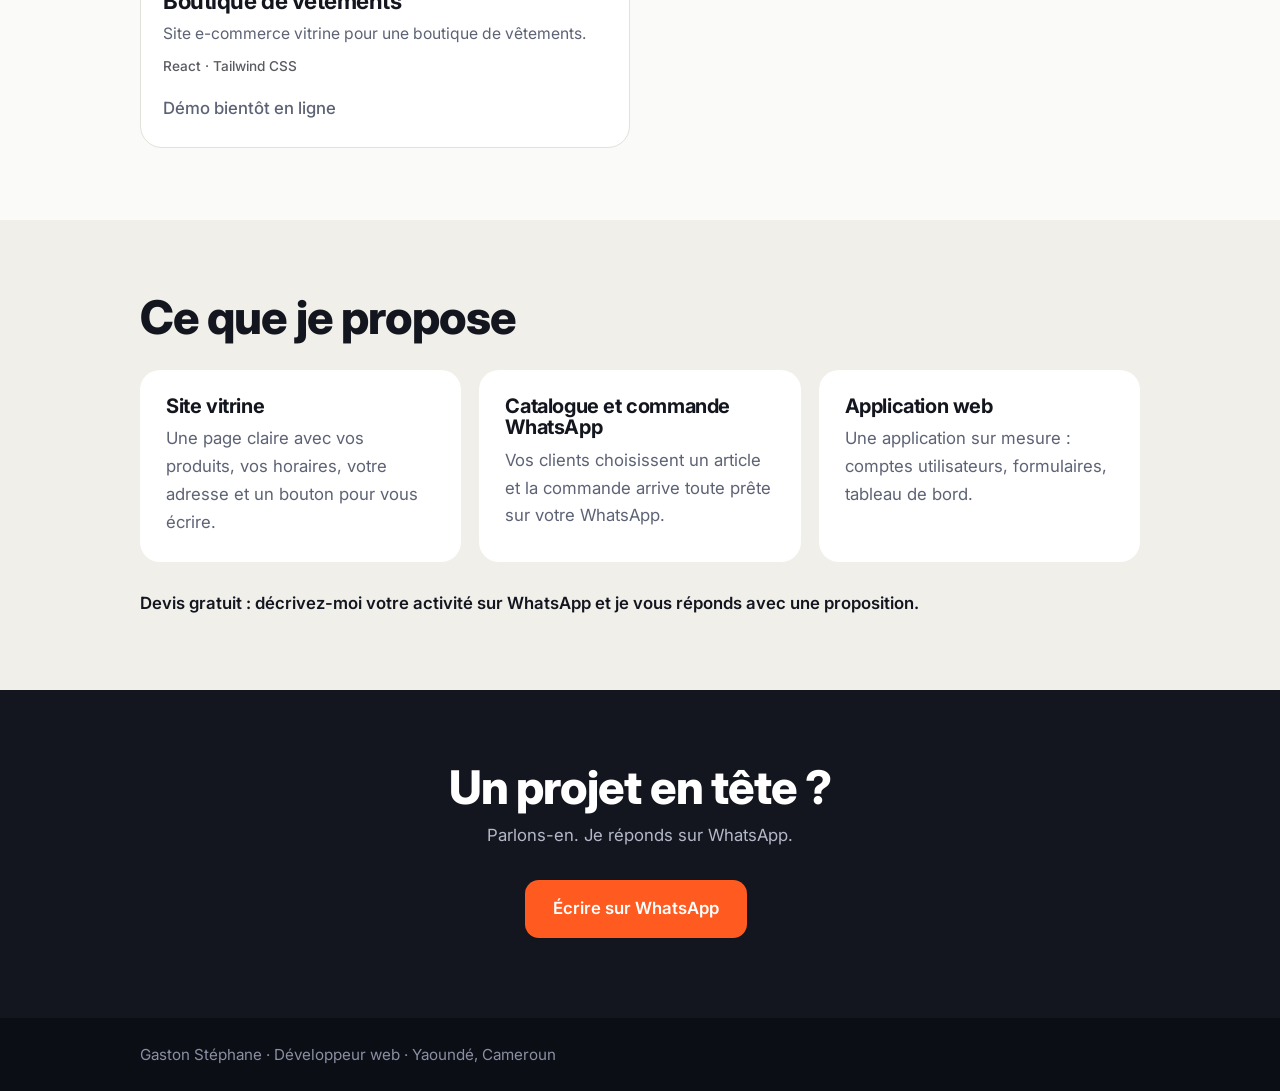
<file: portfolio/index.html>
<!DOCTYPE html>
<html lang="fr">
<head>
  <meta charset="utf-8">
  <!-- Adapte la page aux téléphones -->
  <meta name="viewport" content="width=device-width, initial-scale=1">
  <title>Gaston Stéphane – Développeur web à Yaoundé</title>
  <!-- Description affichée par Google sous le titre -->
  <meta name="description" content="Développeur web à Yaoundé : sites vitrines, boutiques en ligne et applications web. Découvrez mes projets et contactez-moi sur WhatsApp.">
  <!-- Police : Inter (très simple et lisible) -->
  <link rel="preconnect" href="https://fonts.googleapis.com">
  <link href="https://fonts.googleapis.com/css2?family=Inter:wght@400;500;600;700;800&display=swap" rel="stylesheet">
  <link rel="stylesheet" href="style.css">
</head>
<body>

  <!-- ========== EN-TÊTE ========== -->
  <header class="hero">
    <div class="wrap">
      <nav>
        <b>Gaston Stéphane</b>
        <span><a href="#projets">Projets</a><a href="#services">Services</a><a class="nav-btn" href="#contact">Me contacter</a></span>
      </nav>

      <p class="badge">Disponible pour de nouveaux projets</p>
      <h1>Je crée des sites web pour les commerces de Yaoundé.</h1>
      <p class="lead">Sites vitrines, boutiques en ligne et applications web. Chaque projet est pensé pour le téléphone, avec un bouton WhatsApp pour que vos clients vous contactent facilement.</p>
      <!-- data-wa : le lien WhatsApp de ces boutons est rempli par script.js -->
      <a class="btn" data-wa href="#">Écrire sur WhatsApp</a>
      <a class="btn ghost" href="#projets">Voir mes projets</a>
    </div>
  </header>

  <main>
    <!-- ========== COMPÉTENCES (une pastille par technologie, créées par script.js) ========== -->
    <section class="skills">
      <div class="wrap">
        <p class="label">Technologies</p>
        <div class="chips" id="skills"></div>
      </div>
    </section>

    <!-- ========== PROJETS (cartes créées par script.js) ========== -->
    <section id="projets">
      <div class="wrap">
        <h2>Mes projets</h2>
        <p class="sub">Un client réel et plusieurs sites de démonstration, un par secteur d’activité.</p>
        <div class="grid" id="grid"></div>
      </div>
    </section>

    <!-- ========== SERVICES ========== -->
    <section id="services" class="soft">
      <div class="wrap">
        <h2>Ce que je propose</h2>
        <div class="services">
          <div><h3>Site vitrine</h3><p>Une page claire avec vos produits, vos horaires, votre adresse et un bouton pour vous écrire.</p></div>
          <div><h3>Catalogue et commande WhatsApp</h3><p>Vos clients choisissent un article et la commande arrive toute prête sur votre WhatsApp.</p></div>
          <div><h3>Application web</h3><p>Une application sur mesure : comptes utilisateurs, formulaires, tableau de bord.</p></div>
        </div>
        <p class="note">Devis gratuit : décrivez-moi votre activité sur WhatsApp et je vous réponds avec une proposition.</p>
      </div>
    </section>

    <!-- ========== CONTACT ========== -->
    <section id="contact" class="dark">
      <div class="wrap center">
        <h2>Un projet en tête ?</h2>
        <p class="sub">Parlons-en. Je réponds sur WhatsApp.</p>
        <a class="btn" data-wa href="#">Écrire sur WhatsApp</a>
      </div>
    </section>
  </main>

  <footer><div class="wrap">Gaston Stéphane · Développeur web · Yaoundé, Cameroun</div></footer>
  <script src="script.js"></script>
</body>
</html>
</file>
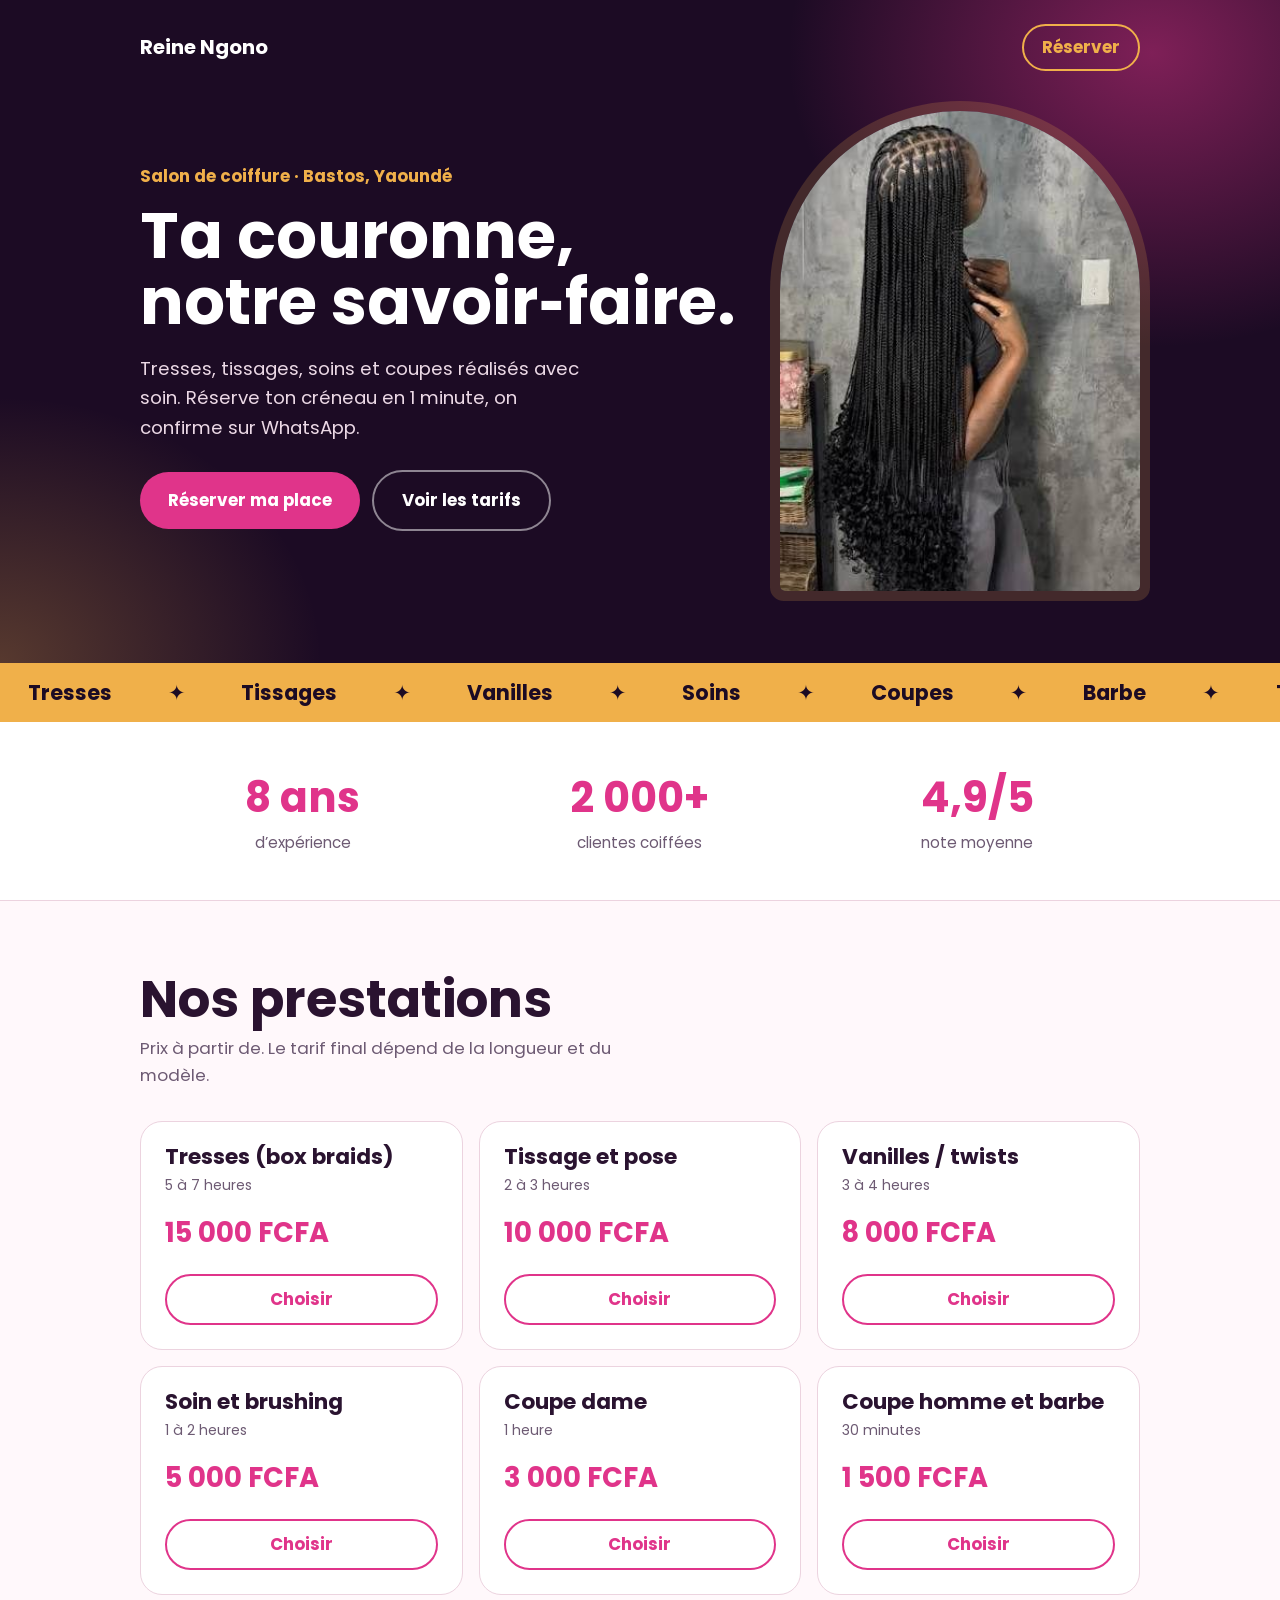
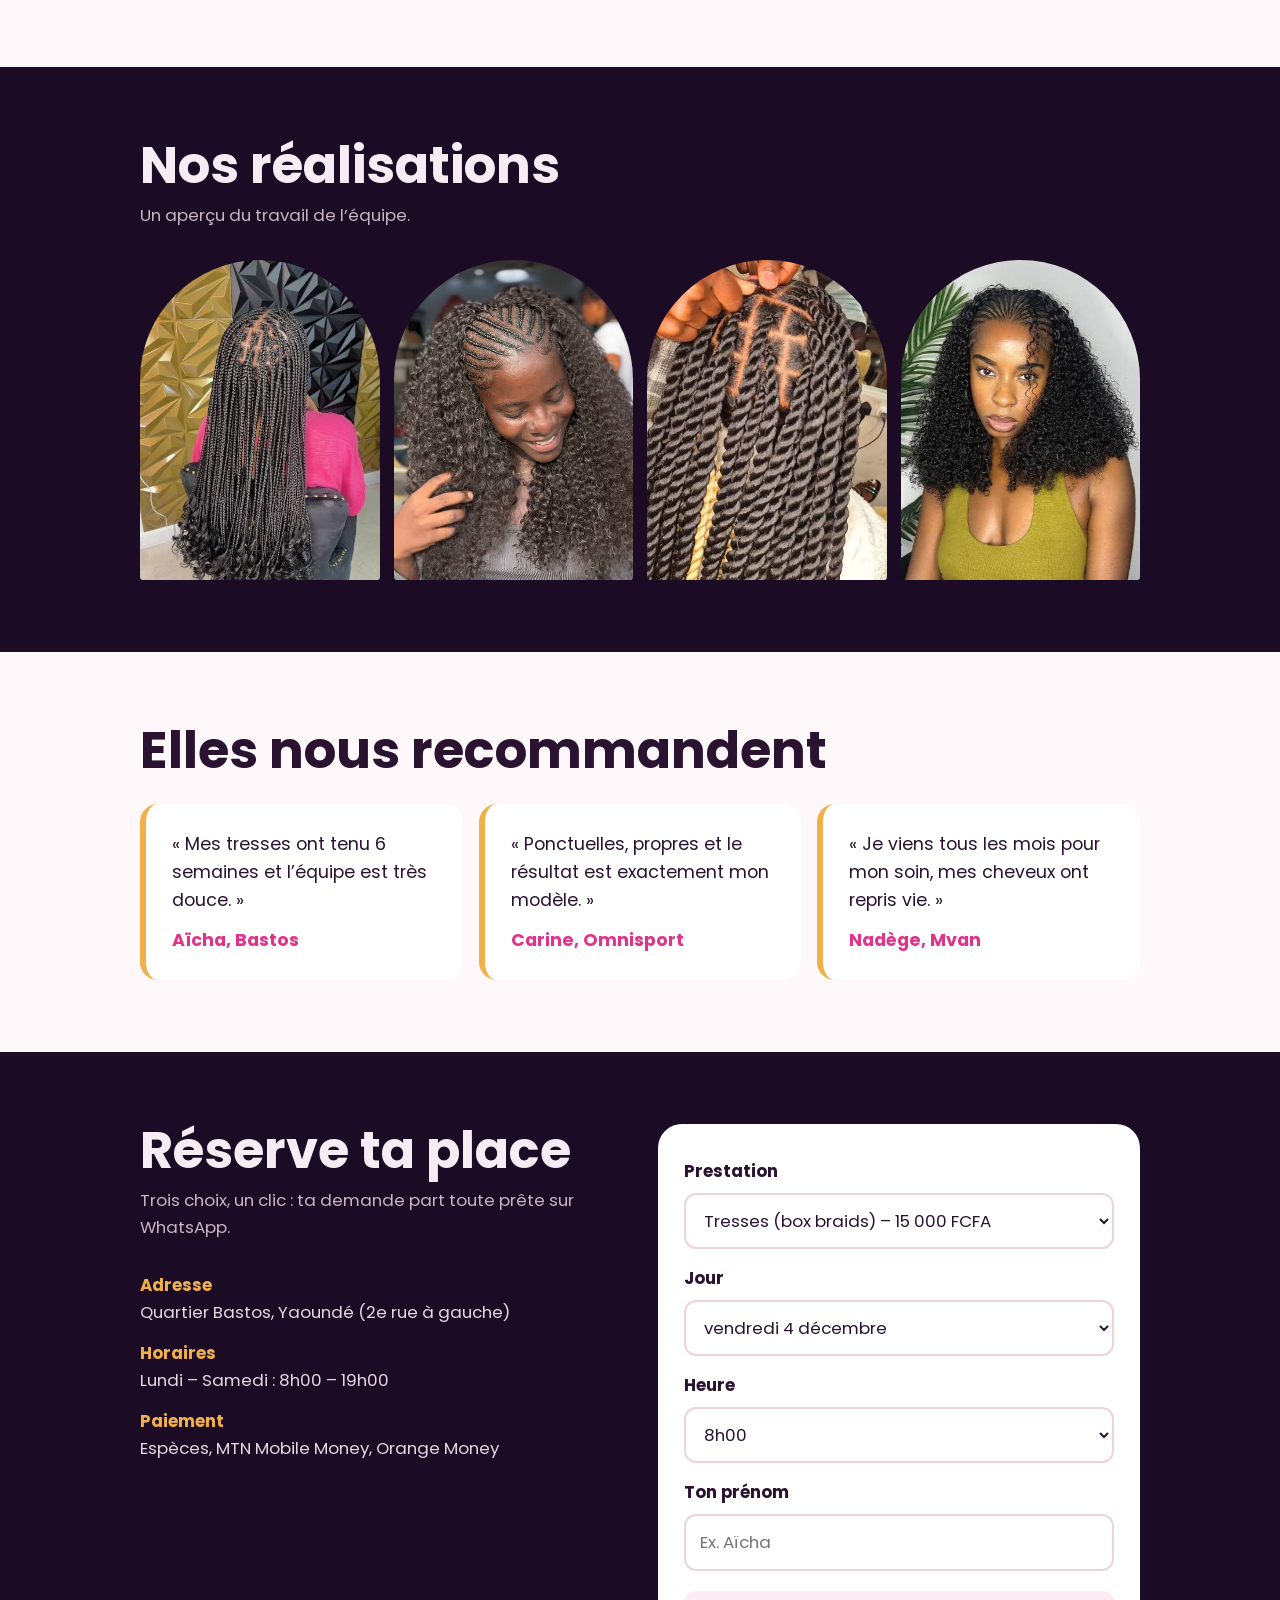
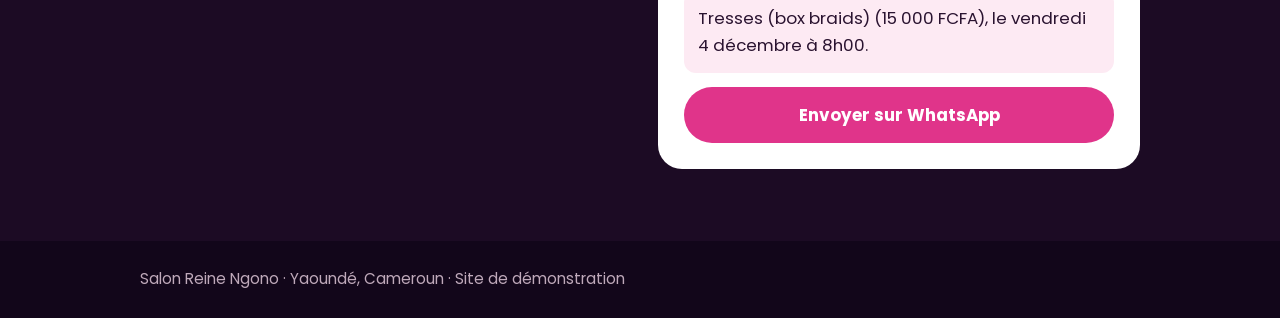
<file: salon/index.html>
<!DOCTYPE html>
<html lang="fr">
<head>
  <meta charset="utf-8">
  <!-- Adapte la page aux téléphones -->
  <meta name="viewport" content="width=device-width, initial-scale=1">
  <title>Salon Reine Ngono – Coiffure et tresses à Yaoundé</title>
  <!-- Police : Poppins (simple et lisible, utilisée partout) -->
  <link rel="preconnect" href="https://fonts.googleapis.com">
  <link href="https://fonts.googleapis.com/css2?family=Poppins:wght@400;500;600;700&display=swap" rel="stylesheet">
  <link rel="stylesheet" href="style.css">
</head>
<body>

  <!-- ========== EN-TÊTE : grand titre + arche décorative ========== -->
  <header class="hero">
    <div class="wrap">
      <nav>
        <b>Reine Ngono</b>
        <a class="nav-btn" href="#reservation">Réserver</a>
      </nav>

      <div class="hgrid">
        <div>
          <p class="tag">Salon de coiffure · Bastos, Yaoundé</p>
          <h1>Ta couronne,<br>notre savoir&#8209;faire.</h1>
          <p class="lead">Tresses, tissages, soins et coupes réalisés avec soin. Réserve ton créneau en 1 minute, on confirme sur WhatsApp.</p>
          <a class="btn" href="#reservation">Réserver ma place</a>
          <a class="btn ghost" href="#services">Voir les tarifs</a>
        </div>
        <!-- Arche : motif tressé par défaut. Pour mettre une vraie photo : images/entete.jpg -->
        <div class="arch" role="img" aria-label="Coiffure en tresses réalisée au salon"></div>
      </div>
    </div>
  </header>

  <!-- ========== BANDEAU DÉFILANT (le texte est répété pour une boucle sans coupure) ========== -->
  <div class="marquee" aria-hidden="true">
    <div class="track">
      <span>Tresses</span><span>Tissages</span><span>Vanilles</span><span>Soins</span><span>Coupes</span><span>Barbe</span>
      <span>Tresses</span><span>Tissages</span><span>Vanilles</span><span>Soins</span><span>Coupes</span><span>Barbe</span>
    </div>
  </div>

  <main>
    <!-- ========== CHIFFRES CLÉS ========== -->
    <section class="stats">
      <div class="wrap">
        <div><b>8 ans</b><span>d’expérience</span></div>
        <div><b>2 000+</b><span>clientes coiffées</span></div>
        <div><b>4,9/5</b><span>note moyenne</span></div>
      </div>
    </section>

    <!-- ========== PRESTATIONS (cartes créées par script.js) ========== -->
    <section id="services">
      <div class="wrap">
        <h2>Nos prestations</h2>
        <p class="sub">Prix à partir de. Le tarif final dépend de la longueur et du modèle.</p>
        <div id="list" class="cards"></div>
      </div>
    </section>

    <!-- ========== GALERIE : 4 arches, photos facultatives ========== -->
    <section class="dark">
      <div class="wrap">
        <h2>Nos réalisations</h2>
        <p class="sub">Un aperçu du travail de l’équipe.</p>
        <div class="gallery">
          <div class="arch sm g1" role="img" aria-label="Réalisation 1"></div>
          <div class="arch sm g2" role="img" aria-label="Réalisation 2"></div>
          <div class="arch sm g3" role="img" aria-label="Réalisation 3"></div>
          <div class="arch sm g4" role="img" aria-label="Réalisation 4"></div>
        </div>
      </div>
    </section>

    <!-- ========== AVIS CLIENTES ========== -->
    <section>
      <div class="wrap">
        <h2>Elles nous recommandent</h2>
        <div class="reviews">
          <blockquote>« Mes tresses ont tenu 6 semaines et l’équipe est très douce. »<cite>Aïcha, Bastos</cite></blockquote>
          <blockquote>« Ponctuelles, propres et le résultat est exactement mon modèle. »<cite>Carine, Omnisport</cite></blockquote>
          <blockquote>« Je viens tous les mois pour mon soin, mes cheveux ont repris vie. »<cite>Nadège, Mvan</cite></blockquote>
        </div>
      </div>
    </section>

    <!-- ========== RÉSERVATION ========== -->
    <section id="reservation" class="dark">
      <div class="wrap book">
        <div>
          <h2>Réserve ta place</h2>
          <p class="sub">Trois choix, un clic : ta demande part toute prête sur WhatsApp.</p>
          <dl class="info">
            <dt>Adresse</dt><dd>Quartier Bastos, Yaoundé (2e rue à gauche)</dd>
            <dt>Horaires</dt><dd>Lundi – Samedi : 8h00 – 19h00</dd>
            <dt>Paiement</dt><dd>Espèces, MTN Mobile Money, Orange Money</dd>
          </dl>
        </div>
        <div class="booking">
          <label for="service">Prestation</label><select id="service"></select>
          <label for="day">Jour</label><select id="day"></select>
          <label for="hour">Heure</label><select id="hour"></select>
          <label for="name">Ton prénom</label><input id="name" type="text" placeholder="Ex. Aïcha" autocomplete="given-name">
          <p id="recap" class="recap"></p>
          <a class="btn" id="send" href="#">Envoyer sur WhatsApp</a>
        </div>
      </div>
    </section>
  </main>

  <footer><div class="wrap">Salon Reine Ngono · Yaoundé, Cameroun · Site de démonstration</div></footer>
  <script src="script.js"></script>
</body>
</html>
</file>
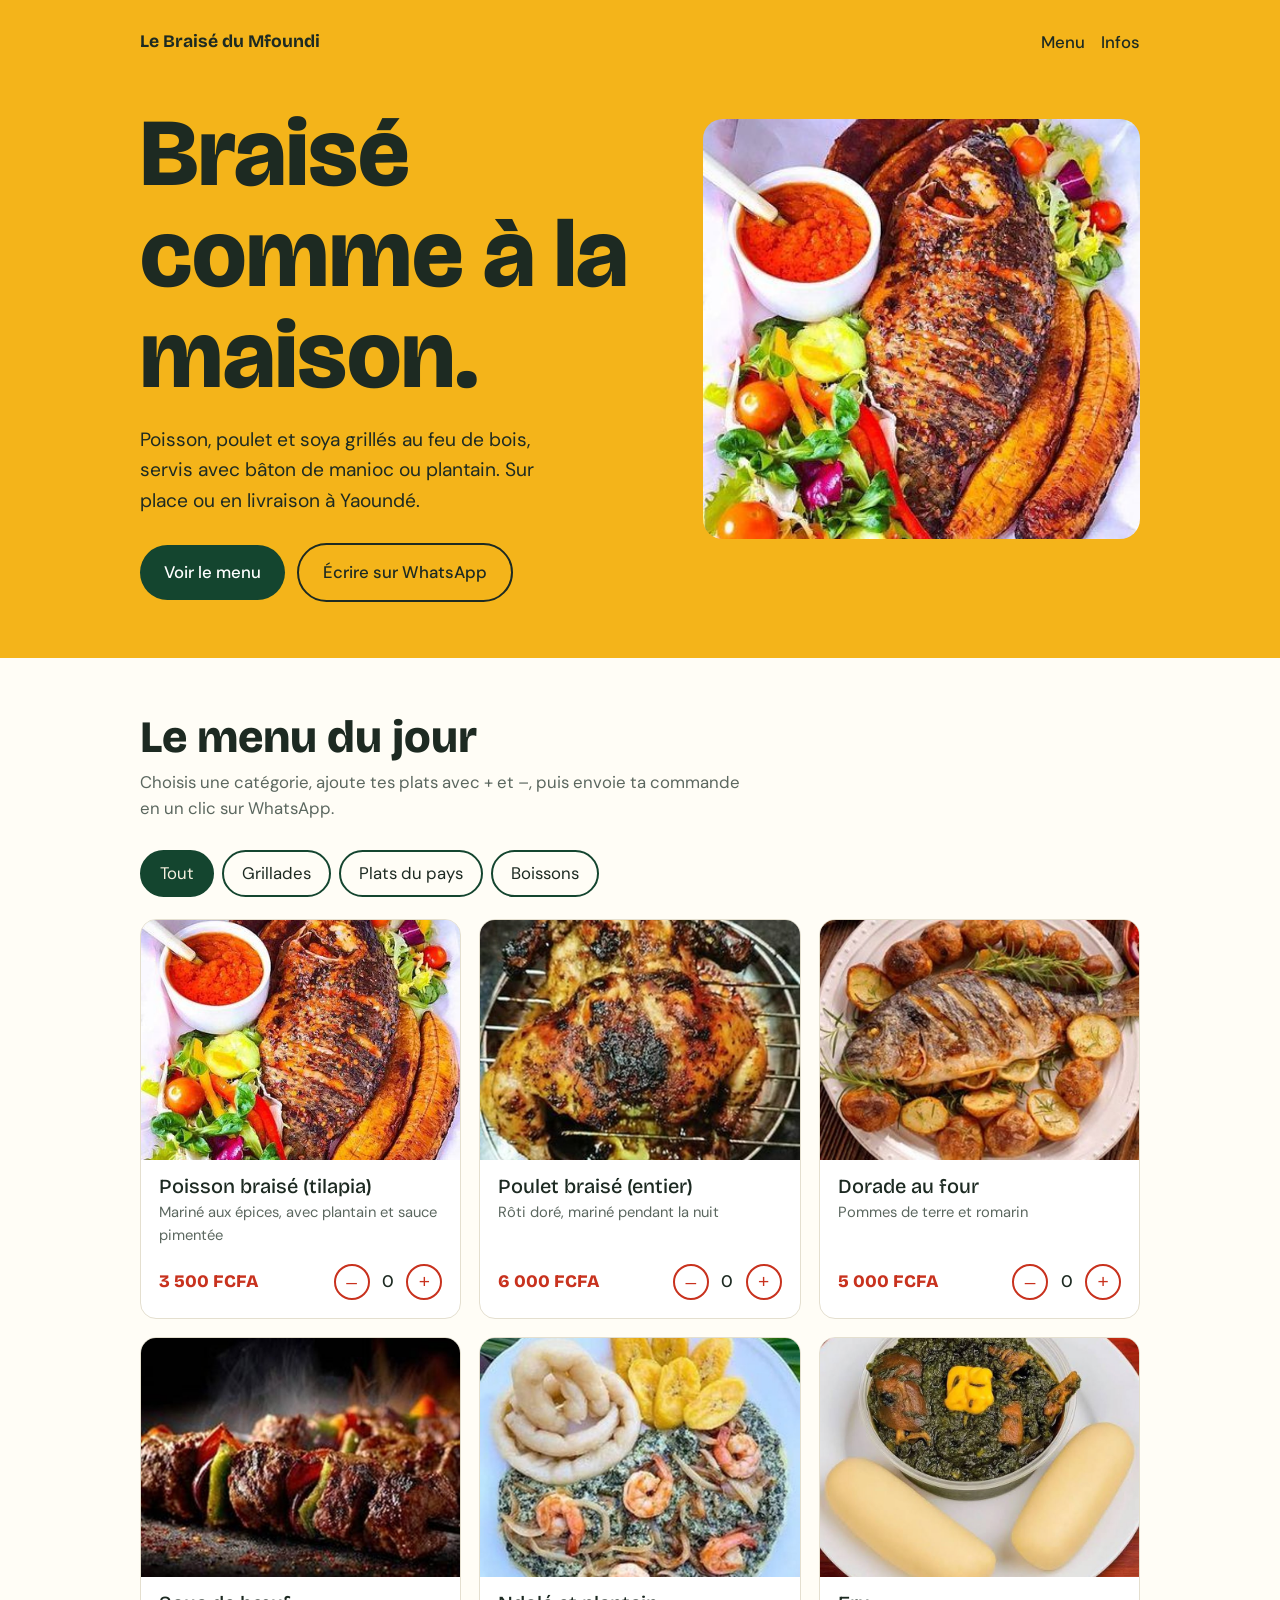
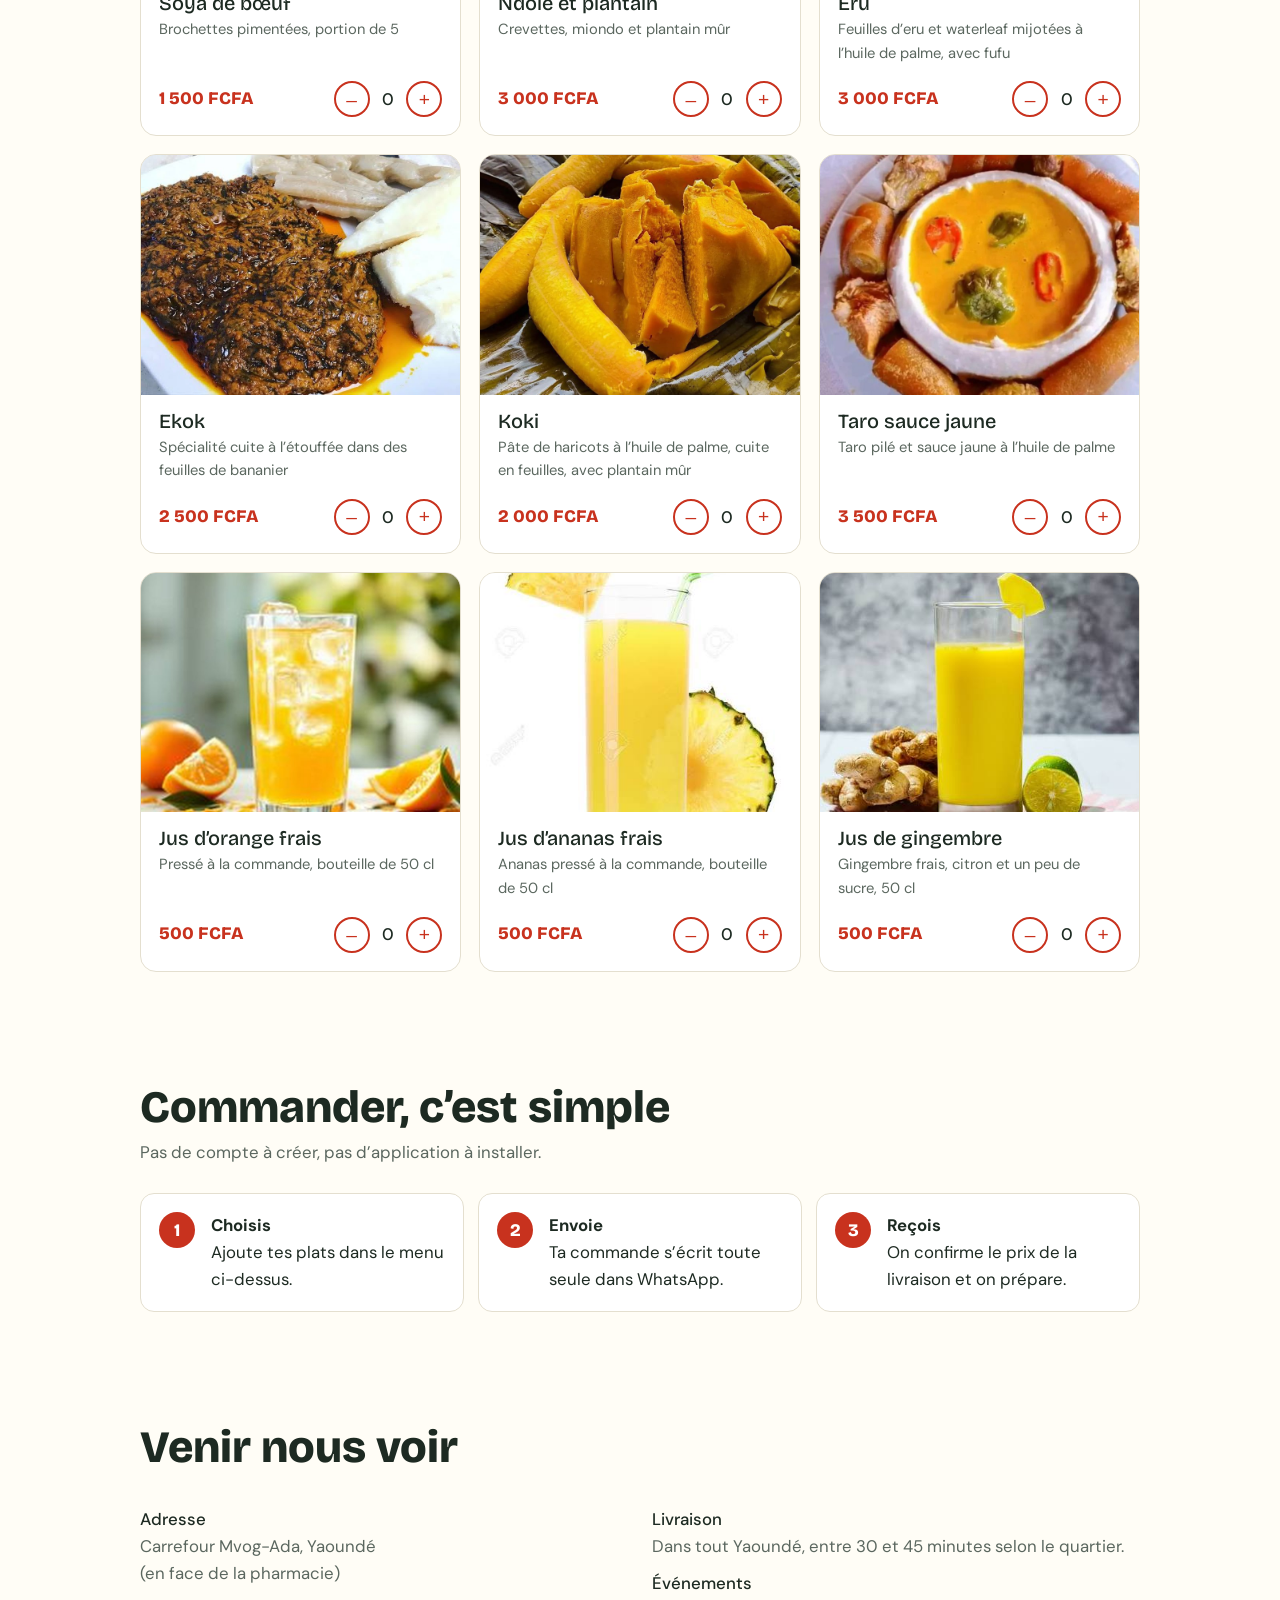
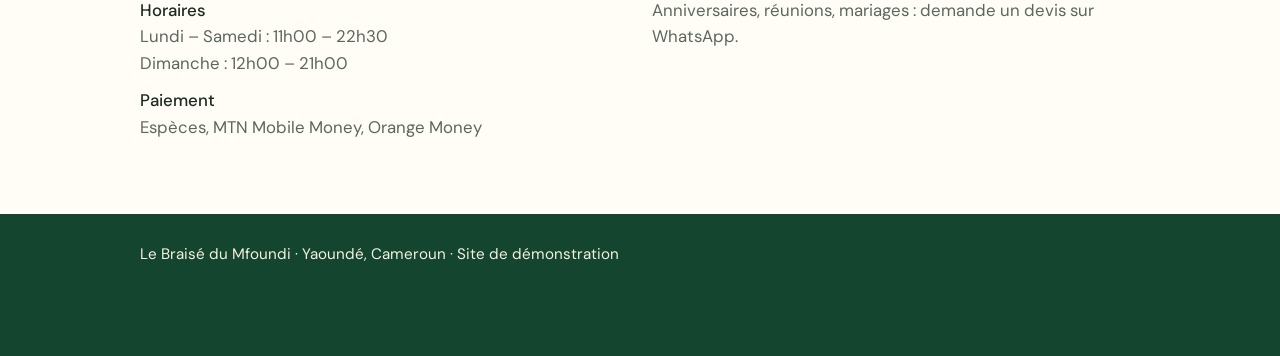
<file: restaurant/restaurant/index.html>
<!DOCTYPE html>
<html lang="fr">
<head>
  <meta charset="utf-8">
  <!-- Rend le site adapté aux téléphones (sans cette ligne, il s'afficherait minuscule) -->
  <meta name="viewport" content="width=device-width, initial-scale=1">
  <title>Le Braisé du Mfoundi – Poisson et poulet braisés à Yaoundé</title>

  <!-- Polices Google : Bricolage Grotesque (titres) et DM Sans (texte) -->
  <link rel="preconnect" href="https://fonts.googleapis.com">
  <link href="https://fonts.googleapis.com/css2?family=Bricolage+Grotesque:wght@500;800&family=DM+Sans:wght@400;500&display=swap" rel="stylesheet">

  <!-- Toute la mise en forme est dans style.css -->
  <link rel="stylesheet" href="style.css">
</head>
<body>

  <!-- ========== EN-TÊTE (bloc jaune) : nom, titre, boutons, photo ========== -->
  <header class="hero">
    <div class="wrap">

      <!-- Barre de navigation : nom du restaurant + liens vers les sections -->
      <nav>
        <b>Le Braisé du Mfoundi</b>
        <span><a href="#menu">Menu</a><a href="#infos">Infos</a></span>
      </nav>

      <!-- hgrid = deux colonnes sur ordinateur (texte à gauche, photo à droite) -->
      <div class="hgrid">
        <div>
          <h1>Braisé comme à la maison.</h1>
          <p>Poisson, poulet et soya grillés au feu de bois, servis avec bâton de manioc ou plantain. Sur place ou en livraison à Yaoundé.</p>

          <!-- Le lien #menu fait défiler la page jusqu'à la section menu -->
          <a class="btn" href="#menu">Voir le menu</a>
          <!-- Le href de ce bouton est rempli par script.js (lien WhatsApp) -->
          <a class="btn alt" id="wa-top" href="#">Écrire sur WhatsApp</a>
        </div>

        <!-- Photo principale. Le texte "alt" décrit l'image (utile pour l'accessibilité et Google) -->
        <img class="heroimg" src="images/poisson-braise.jpg" alt="Poisson braisé avec plantains frais et sauce pimentée">
      </div>
    </div>
  </header>

  <main>

    <!-- ========== SECTION MENU ========== -->
    <section id="menu">
      <div class="wrap">
        <h2>Le menu du jour</h2>
        <p class="sub">Choisis une catégorie, ajoute tes plats avec + et –, puis envoie ta commande en un clic sur WhatsApp.</p>
        <!-- Ces deux blocs sont vides : script.js y ajoute les boutons de catégories et une carte par plat -->
        <div class="filtres" id="filtres" role="group" aria-label="Catégories"></div>
        <div class="grid" id="board"></div>
      </div>
    </section>

    <!-- ========== SECTION "COMMENT COMMANDER" (3 étapes) ========== -->
    <section>
      <div class="wrap">
        <h2>Commander, c’est simple</h2>
        <p class="sub">Pas de compte à créer, pas d’application à installer.</p>
        <!-- Liste ordonnée : les numéros 1, 2, 3 sont ajoutés par le CSS -->
        <ol class="steps">
          <li><div><strong>Choisis</strong><br>Ajoute tes plats dans le menu ci-dessus.</div></li>
          <li><div><strong>Envoie</strong><br>Ta commande s’écrit toute seule dans WhatsApp.</div></li>
          <li><div><strong>Reçois</strong><br>On confirme le prix de la livraison et on prépare.</div></li>
        </ol>
      </div>
    </section>

    <!-- ========== SECTION INFOS PRATIQUES ========== -->
    <section id="infos">
      <div class="wrap">
        <h2>Venir nous voir</h2>
        <div class="info">
          <!-- dl / dt / dd = liste de définitions : un titre (dt) suivi de son texte (dd) -->
          <dl>
            <dt>Adresse</dt><dd>Carrefour Mvog-Ada, Yaoundé<br>(en face de la pharmacie)</dd>
            <dt>Horaires</dt><dd>Lundi – Samedi : 11h00 – 22h30<br>Dimanche : 12h00 – 21h00</dd>
            <dt>Paiement</dt><dd>Espèces, MTN Mobile Money, Orange Money</dd>
          </dl>
          <dl>
            <dt>Livraison</dt><dd>Dans tout Yaoundé, entre 30 et 45 minutes selon le quartier.</dd>
            <dt>Événements</dt><dd>Anniversaires, réunions, mariages : demande un devis sur WhatsApp.</dd>
          </dl>
        </div>
      </div>
    </section>
  </main>

  <!-- ========== PIED DE PAGE ========== -->
  <footer>
    <div class="wrap">Le Braisé du Mfoundi · Yaoundé, Cameroun · Site de démonstration</div>
  </footer>

  <!-- ========== BARRE DE COMMANDE (fixée en bas de l'écran) ==========
       Cachée au départ. script.js l'affiche dès qu'un plat est choisi. -->
  <div id="cart">
    <span id="sum"></span>
    <a id="send" href="#">Commander sur WhatsApp</a>
  </div>

  <!-- Le JavaScript est chargé en dernier pour que la page s'affiche d'abord -->
  <script src="script.js"></script>
</body>
</html>
</file>
<file: clinique/style.css>
/* =====================================================
   1. VARIABLES (couleurs et motif de croix médicales)
   ===================================================== */
:root {
  --navy: #0b2f3a;    /* bleu nuit : titres, sections sombres */
  --teal: #0e8f83;    /* vert médical : boutons et accents */
  --mint: #d9f3ee;    /* menthe pâle : fonds doux */
  --bg: #f7fcfb;      /* fond de page */
  --ink: #12303a;     /* texte */
  --muted: #587079;   /* texte secondaire */
  --coral: #ff6b57;   /* corail : barre d'urgence */
  --line: #d3e8e4;
  /* Petit motif de croix (SVG) utilisé quand il n'y a pas encore de photo */
  --cross: url("data:image/svg+xml,%3Csvg xmlns='http://www.w3.org/2000/svg' width='44' height='44'%3E%3Cpath d='M22 12v20M12 22h20' stroke='%23ffffff' stroke-width='4' stroke-linecap='round' stroke-opacity='.35'/%3E%3C/svg%3E");
}

/* =====================================================
   2. STYLES DE BASE
   ===================================================== */
*, *::before, *::after { box-sizing: border-box; }
html { scroll-behavior: smooth; }
body { margin: 0; background: var(--bg); color: var(--ink); font: 400 1.05rem/1.6 "Nunito Sans", system-ui, sans-serif; }
h1, h2, h3 { margin: 0; line-height: 1.1; color: var(--navy); }
a { color: inherit; }
:focus-visible { outline: 3px solid var(--coral); outline-offset: 3px; }
.wrap { max-width: 1040px; margin: 0 auto; padding: 0 20px; }
section { padding: 72px 0; }
h2 { font-size: clamp(1.9rem, 5vw, 2.8rem); font-weight: 800; margin-bottom: 10px; }
.sub { color: var(--muted); margin: 0 0 32px; max-width: 52ch; }
section.soft { background: var(--mint); }

/* Section sombre : fond bleu nuit, texte clair */
.dark { background: var(--navy); color: #e6f3f1; }
.dark h2 { color: #fff; }
.dark .sub { color: #a9c7c3; }

/* =====================================================
   3. BARRE D'URGENCE (corail, tout en haut)
   ===================================================== */
.urgence { background: var(--coral); color: #fff; text-align: center; padding: 9px 16px; font-weight: 700; font-size: .95rem; }
.urgence a { text-decoration: underline; }

/* =====================================================
   4. EN-TÊTE : fond menthe dégradé
   ===================================================== */
.hero { padding: 22px 0 72px; background: linear-gradient(180deg, var(--mint), var(--bg)); }
nav { display: flex; justify-content: space-between; align-items: center; gap: 12px; }
nav b { font-size: 1.15rem; font-weight: 800; color: var(--navy); }
.nav-btn { text-decoration: none; background: var(--navy); color: #fff; padding: 9px 18px; border-radius: 999px; font-weight: 700; font-size: .95rem; }
.hgrid { display: grid; gap: 40px; align-items: center; margin-top: 44px; }
.hero h1 { font-size: clamp(2.2rem, 7.5vw, 3.8rem); font-weight: 800; margin-bottom: 18px; }
.lead { font-size: 1.15rem; color: var(--muted); max-width: 46ch; margin: 0 0 28px; }

/* Badge "Ouvert / Fermé" : un point coloré + le texte (couleur via .open / .closed) */
.badge { display: inline-flex; align-items: center; gap: 8px; margin: 0 0 16px; padding: 7px 14px; background: #fff; border: 1px solid var(--line); border-radius: 999px; font-weight: 700; font-size: .92rem; }
.badge::before { content: ""; width: 10px; height: 10px; border-radius: 50%; background: var(--muted); }
.badge.open::before { background: #1fb36b; }
.badge.closed::before { background: var(--coral); }

/* =====================================================
   5. BOUTONS
   ===================================================== */
.btn { display: inline-block; background: var(--teal); color: #fff; padding: 15px 28px; border-radius: 14px; font-weight: 800; text-decoration: none; margin: 0 8px 8px 0; }
.btn.ghost { background: transparent; color: var(--navy); border: 2px solid var(--navy); }

/* =====================================================
   6. VISUEL PRINCIPAL ET AVATARS : photo > croix > dégradé
   Si le fichier photo n'existe pas, on voit le motif de croix.
   ===================================================== */
.visual {
  width: 100%; aspect-ratio: 5 / 4;
  border-radius: 28px 28px 120px 28px;                /* un coin très arrondi = forme douce */
  background-image: url(images/entete.jpg), var(--cross), linear-gradient(150deg, var(--teal), var(--navy));
  background-size: cover, 44px, cover;
  background-repeat: no-repeat, repeat, no-repeat;
  background-position: center;
  box-shadow: 14px 14px 0 var(--mint);
}
.avatar {
  width: 120px; height: 120px; border-radius: 50%; margin: 0 auto 14px;
  background-size: cover, 44px, cover; background-repeat: no-repeat, repeat, no-repeat; background-position: center top;
  border: 4px solid #fff; box-shadow: 0 0 0 3px var(--teal);
}
.a1 { background-image: url(images/equipe-1.jpg), var(--cross), linear-gradient(150deg, #0e8f83, #0b2f3a); }
.a2 { background-image: url(images/equipe-2.jpg), var(--cross), linear-gradient(150deg, #3ec9a7, #0e8f83); }
.a3 { background-image: url(images/equipe-3.jpg), var(--cross), linear-gradient(150deg, #ff6b57, #0e8f83); }

/* =====================================================
   7. CHIFFRES CLÉS
   ===================================================== */
.stats { padding: 40px 0; background: var(--navy); color: #fff; }
.stats .wrap { display: grid; grid-template-columns: repeat(3, 1fr); gap: 12px; text-align: center; }
.stats b { display: block; font-size: clamp(1.5rem, 6vw, 2.5rem); font-weight: 800; color: #5ee0c2; }
.stats span { color: #b7d3cf; font-size: .95rem; }

/* =====================================================
   8. CARTES DES SPÉCIALITÉS (créées par script.js)
   ===================================================== */
.cards { display: grid; gap: 16px; }
.card { background: #fff; border: 1px solid var(--line); border-radius: 20px; padding: 24px; display: flex; flex-direction: column; gap: 6px; transition: transform .2s, box-shadow .2s; }
.card:hover { transform: translateY(-4px); box-shadow: 0 14px 30px rgba(14, 143, 131, .15); }
.card .ico { width: 48px; height: 48px; border-radius: 14px; background: var(--mint); display: grid; place-items: center; font-size: 1.5rem; margin-bottom: 8px; }
.card h3 { font-size: 1.25rem; }
.card small { color: var(--muted); }
.card .price { font-size: 1.5rem; font-weight: 800; color: var(--teal); margin: 8px 0 14px; }
.card button { margin-top: auto; border: 2px solid var(--teal); color: var(--teal); background: transparent; border-radius: 12px; padding: 10px 18px; font: inherit; font-weight: 800; cursor: pointer; }
.card button:hover { background: var(--teal); color: #fff; }

/* =====================================================
   9. ÉQUIPE
   ===================================================== */
.team { display: grid; gap: 18px; }
.doc { background: #fff; border-radius: 20px; padding: 26px; text-align: center; }
.doc p { margin: 4px 0 0; color: var(--muted); }

/* =====================================================
   10. RENDEZ-VOUS ET INFOS
   ===================================================== */
.book { display: grid; gap: 36px; }
.booking { background: #fff; color: var(--ink); border-radius: 24px; padding: 26px; display: grid; gap: 8px; }
.booking label { font-weight: 700; margin-top: 8px; }
.booking select, .booking input { width: 100%; padding: 13px 14px; font: inherit; color: var(--ink); background: #fff; border: 2px solid var(--line); border-radius: 12px; }
.recap { margin: 12px 0 6px; padding: 14px; background: var(--mint); border-radius: 12px; }
.booking .btn { text-align: center; margin: 0; }
.booking small { color: var(--muted); }
.info dt { font-weight: 800; color: #5ee0c2; margin-top: 14px; }
.info dd { margin: 0; color: #cfe3e0; }
footer { background: #071f27; color: #8fb0ab; padding: 26px 0; font-size: .95rem; }

/* =====================================================
   11. GRANDS ÉCRANS (à partir de 760 px)
   ===================================================== */
@media (min-width: 760px) {
  .hgrid { grid-template-columns: 1.1fr .9fr; }
  .cards, .team { grid-template-columns: repeat(3, 1fr); }
  .book { grid-template-columns: 1fr 1fr; align-items: start; }
}
@media (prefers-reduced-motion: reduce) { html { scroll-behavior: auto; } .card { transition: none; } }
</file>
<file: ecole/style.css>
/* =====================================================
   1. VARIABLES (couleurs et motif de points)
   ===================================================== */
:root {
  --blue: #2346d6;    /* bleu cobalt : couleur principale */
  --deep: #0f1f5c;    /* bleu très foncé : sections sombres */
  --orange: #ff8a1f;  /* orange : boutons et accents */
  --tint: #eef2ff;    /* bleu très pâle : fonds doux */
  --bg: #fafbff;      /* fond de page */
  --ink: #141a3a;     /* texte */
  --muted: #5b6288;   /* texte secondaire */
  --line: #dbe1fb;
  /* Motif de points (SVG) utilisé tant qu'il n'y a pas de photo */
  --dots: url("data:image/svg+xml,%3Csvg xmlns='http://www.w3.org/2000/svg' width='26' height='26'%3E%3Ccircle cx='13' cy='13' r='3' fill='%23ffffff' fill-opacity='.3'/%3E%3C/svg%3E");
}

/* =====================================================
   2. STYLES DE BASE
   ===================================================== */
*, *::before, *::after { box-sizing: border-box; }
html { scroll-behavior: smooth; }
body { margin: 0; background: var(--bg); color: var(--ink); font: 400 1.05rem/1.6 "Outfit", system-ui, sans-serif; }
h1, h2, h3 { margin: 0; line-height: 1.08; }
a { color: inherit; }
:focus-visible { outline: 3px solid var(--orange); outline-offset: 3px; }
.wrap { max-width: 1040px; margin: 0 auto; padding: 0 20px; }
section { padding: 72px 0; }
h2 { font-size: clamp(2rem, 5.5vw, 3rem); font-weight: 800; margin-bottom: 10px; }
.sub { color: var(--muted); margin: 0 0 32px; max-width: 52ch; }
section.soft { background: var(--tint); }
.dark { background: var(--deep); color: #e4e9ff; }
.dark .sub { color: #aab5ea; }

/* =====================================================
   3. EN-TÊTE : fond bleu cobalt
   ===================================================== */
.hero { background: var(--blue); color: #fff; padding: 24px 0 80px; }
nav { display: flex; justify-content: space-between; align-items: center; }
nav b { font-size: 1.3rem; font-weight: 800; }
.nav-btn { text-decoration: none; background: var(--orange); color: var(--deep); padding: 9px 20px; border-radius: 999px; font-weight: 700; }
.hgrid { display: grid; gap: 44px; align-items: center; margin-top: 44px; }
.tag { color: #ffd29c; font-weight: 600; margin: 0 0 14px; }
.hero h1 { font-size: clamp(2.5rem, 8.5vw, 4.4rem); font-weight: 800; margin-bottom: 20px; }
.lead { font-size: 1.15rem; max-width: 42ch; margin: 0 0 28px; color: #dbe3ff; }

/* =====================================================
   4. BOUTONS
   ===================================================== */
.btn { display: inline-block; background: var(--orange); color: var(--deep); padding: 15px 28px; border-radius: 14px; font-weight: 700; text-decoration: none; margin: 0 8px 8px 0; }
.btn.ghost { background: transparent; color: #fff; border: 2px solid rgba(255, 255, 255, .55); }

/* =====================================================
   5. VISUEL PRINCIPAL ET AUTOCOLLANT
   Couches : photo > points > dégradé. Sans photo, on voit les points.
   ===================================================== */
.visual {
  position: relative; width: 100%; aspect-ratio: 5 / 4;
  border-radius: 140px 28px 28px 28px;               /* un grand coin arrondi */
  background-image: url(images/entete.jpg), var(--dots), linear-gradient(150deg, #4c6bff, #1a2e9c);
  background-size: cover, 26px, cover;
  background-repeat: no-repeat, repeat, no-repeat;
  background-position: center;
  box-shadow: 0 0 0 8px rgba(255, 255, 255, .16);   /* liseré clair pour détacher le visuel du fond bleu */
}
/* Autocollant orange posé sur le coin du visuel, légèrement incliné */
.sticker { position: absolute; left: -14px; bottom: 24px; background: var(--orange); color: var(--deep); padding: 14px 20px; border-radius: 16px; transform: rotate(-3deg); box-shadow: 0 10px 24px rgba(0, 0, 0, .25); }
.sticker small { display: block; font-weight: 600; }
.sticker b { display: block; font-size: 1.35rem; font-weight: 800; }
.sticker span { font-weight: 600; }

/* =====================================================
   6. CHIFFRES CLÉS
   ===================================================== */
.stats { padding: 40px 0; background: #fff; border-bottom: 1px solid var(--line); }
.stats .wrap { display: grid; grid-template-columns: repeat(3, 1fr); gap: 12px; text-align: center; }
.stats b { display: block; font-size: clamp(1.7rem, 7vw, 3rem); font-weight: 800; color: var(--blue); }
.stats span { color: var(--muted); font-size: .95rem; }

/* =====================================================
   7. CARTES DES FORMATIONS (créées par script.js)
   Le trait coloré du haut change selon la formation (variable --c).
   ===================================================== */
.cards { display: grid; gap: 16px; }
.card { background: #fff; border: 1px solid var(--line); border-top: 6px solid var(--c, var(--blue)); border-radius: 20px; padding: 24px; display: flex; flex-direction: column; gap: 6px; transition: transform .2s, box-shadow .2s; }
.card:hover { transform: translateY(-4px); box-shadow: 0 14px 30px rgba(35, 70, 214, .15); }
.card h3 { font-size: 1.35rem; font-weight: 700; }
.card small { color: var(--muted); }
.card .price { font-size: 1.6rem; font-weight: 800; color: var(--blue); margin: 10px 0 14px; }
.card .price span { font-size: .95rem; font-weight: 500; color: var(--muted); }
.card button { margin-top: auto; border: 2px solid var(--blue); color: var(--blue); background: transparent; border-radius: 12px; padding: 10px 18px; font: inherit; font-weight: 700; cursor: pointer; }
.card button:hover { background: var(--blue); color: #fff; }

/* =====================================================
   8. POURQUOI NOUS CHOISIR + GALERIE
   ===================================================== */
.why { display: grid; gap: 22px; margin: 28px 0 36px; }
.why h3 { font-size: 1.3rem; margin-bottom: 6px; color: var(--blue); }
.why p { margin: 0; color: var(--muted); }
.gallery { display: grid; grid-template-columns: repeat(3, 1fr); gap: 12px; }
.pic { aspect-ratio: 4 / 5; border-radius: 20px; background-size: cover, 26px, cover; background-repeat: no-repeat, repeat, no-repeat; background-position: center; }
.p1 { background-image: url(images/vie-1.jpg), var(--dots), linear-gradient(150deg, #4c6bff, #1a2e9c); }
.p2 { background-image: url(images/vie-2.jpg), var(--dots), linear-gradient(150deg, #ff8a1f, #c4510a); }
.p3 { background-image: url(images/vie-3.jpg), var(--dots), linear-gradient(150deg, #2346d6, #ff8a1f); }

/* =====================================================
   9. INSCRIPTION ET INFOS
   ===================================================== */
.book { display: grid; gap: 36px; }
.booking { background: #fff; color: var(--ink); border-radius: 24px; padding: 26px; display: grid; gap: 8px; }
.booking label { font-weight: 600; margin-top: 8px; }
.booking select, .booking input { width: 100%; padding: 13px 14px; font: inherit; color: var(--ink); background: #fff; border: 2px solid var(--line); border-radius: 12px; }
.recap { margin: 12px 0 6px; padding: 14px; background: var(--tint); border-radius: 12px; }
.booking .btn { text-align: center; margin: 0; }
.info dt { font-weight: 700; color: var(--orange); margin-top: 14px; }
.info dd { margin: 0; color: #cdd5f7; }
footer { background: #0a1440; color: #94a0d6; padding: 26px 0; font-size: .95rem; }

/* =====================================================
   10. GRANDS ÉCRANS (à partir de 760 px)
   ===================================================== */
@media (min-width: 760px) {
  .hgrid { grid-template-columns: 1.15fr .85fr; }
  .cards, .why { grid-template-columns: repeat(3, 1fr); }
  .book { grid-template-columns: 1fr 1fr; align-items: start; }
}
@media (prefers-reduced-motion: reduce) { html { scroll-behavior: auto; } .card { transition: none; } }
</file>
<file: manga-deco/style.css>
/* ===== Manga Deco – styles =====
   Couleurs : vert profond, laiton doré, rose poudré, blanc chaud.
   Pour changer une couleur, modifiez-la ici, en haut. */
:root{
  --vert:#0f3b36; --vert2:#164d46; --or:#c99a3d; --or-clair:#e6c374;
  --rose:#f3dcd5; --blanc:#fffdfa; --encre:#1d2523; --gris:#5d6866;
}
*{box-sizing:border-box;margin:0}
html{scroll-behavior:smooth}
body{font-family:'Jost',system-ui,sans-serif;color:var(--encre);background:var(--blanc);line-height:1.6;font-size:17px}
h1,h2,h3{font-family:'Cormorant Garamond',Georgia,serif;font-weight:600;line-height:1.1}
h2{font-size:clamp(2rem,5vw,3rem);color:var(--vert);margin-bottom:.6rem}
a{color:inherit}
:focus-visible{outline:3px solid var(--or);outline-offset:3px}

/* En-tête (accueil) : fond clair, grand titre et rideau suspendu à sa tringle.
   Toutes les classes commencent par "hd" pour ne pas se mélanger avec le reste du site. */
.hd{
  --hd-leaf:#23402f; --hd-gold:#b98a3e; --hd-rose:#d98f9d; --hd-paper:#fbf8f3; --hd-ink:#1f2a23; --hd-muted:#66716a;
  /* Plis de rideau : bandes verticales claires répétées (dessinées en CSS) */
  --hd-folds:repeating-linear-gradient(90deg,rgba(255,255,255,0) 0 18px,rgba(255,255,255,.16) 18px 36px);
  padding:22px 0 80px;
  background:radial-gradient(520px 420px at 95% 5%,rgba(217,143,157,.35),transparent 70%),var(--hd-paper);
}
.hd-wrap{max-width:1100px;margin:0 auto;padding:0 5vw}
.hd-nav{display:flex;justify-content:space-between;align-items:center;gap:12px}
.hd-nav b{font:700 1.35rem 'Cormorant Garamond',Georgia,serif;color:var(--hd-leaf)}
.hd-call{text-decoration:none;border:2px solid var(--hd-leaf);color:var(--hd-leaf);padding:7px 18px;border-radius:999px;font-weight:500}
.hd-grid{display:grid;gap:52px;align-items:center;margin-top:44px}
.hd-tag{color:var(--hd-gold);font-weight:500;margin:0 0 14px}
.hd h1{font-size:clamp(3rem,10vw,5.6rem);font-weight:600;line-height:1.02;color:var(--hd-leaf);margin:0 0 20px}
.hd-lead{font-size:1.15rem;color:var(--hd-muted);max-width:42ch;margin:0 0 28px}
.hd-btn{display:inline-block;background:var(--hd-leaf);color:#fff;padding:14px 28px;border-radius:999px;font-weight:500;text-decoration:none;margin:0 8px 10px 0}
.hd-btn.ghost{background:transparent;color:var(--hd-ink);border:2px solid currentColor}

/* Rideau : couches superposées photo > plis > dégradé. Si la photo est absente, on voit les plis.
   La tringle (::before) et ses anneaux (::after) sont dessinés en CSS. */
.hd-visual{
  position:relative;width:100%;max-width:420px;margin:22px auto 0;aspect-ratio:4/5;
  border-radius:0 0 26px 26px;
  background-image:url(images/entete.jpg),var(--hd-folds),linear-gradient(170deg,var(--hd-rose),#8d4f66 70%,#3a6148);
  background-size:cover,auto,cover;background-repeat:no-repeat,repeat,no-repeat;background-position:center;
  box-shadow:0 24px 40px rgba(35,64,47,.22);
}
.hd-visual::before{content:"";position:absolute;top:-12px;left:-14px;right:-14px;height:10px;border-radius:10px;background:linear-gradient(var(--hd-gold),#8a6428)}
.hd-visual::after{content:"";position:absolute;top:-20px;left:4px;right:4px;height:28px;background:repeating-linear-gradient(90deg,var(--hd-gold) 0 6px,transparent 6px 36px);border-radius:4px}
@media(min-width:760px){.hd-grid{grid-template-columns:1.15fr .85fr}}

/* Boutons */
.btn{display:inline-block;padding:.85rem 1.5rem;border-radius:999px;font-weight:600;text-decoration:none;border:2px solid transparent;cursor:pointer;font:inherit;font-weight:600;transition:transform .2s,background .2s}
.btn:hover{transform:translateY(-2px)}
.btn.or{background:var(--or);color:#1b1405}
.btn.or:hover{background:var(--or-clair)}
.btn.ligne{border-color:var(--or-clair);color:#fff}
.btn.ligne-claire{border-color:var(--vert);color:var(--vert);margin-top:.6rem}

/* Sections */
.bloc{max-width:1100px;margin:0 auto;padding:5rem 5vw}
.intro{color:var(--gris);max-width:40rem;margin-bottom:1.6rem}

/* Catalogue */
.filtres{display:flex;gap:.5rem;flex-wrap:wrap;margin-bottom:1.6rem}
.filtres button{font:inherit;padding:.5rem 1.1rem;border-radius:999px;border:1.5px solid var(--vert);background:none;color:var(--vert);cursor:pointer}
.filtres button[aria-pressed="true"]{background:var(--vert);color:#fff}
.grille{display:grid;grid-template-columns:repeat(auto-fill,minmax(240px,1fr));gap:1.4rem}
.carte{display:flex;flex-direction:column;background:#fff;border-radius:6px 6px 22px 6px;overflow:hidden;border:1px solid #ece4dc}
.vignette{aspect-ratio:4/5;background:var(--rose);position:relative;overflow:hidden}
.vignette img{width:100%;height:100%;object-fit:cover;display:block}
.vignette.vide{background:repeating-linear-gradient(45deg,var(--rose) 0 12px,#ecd0c7 12px 24px)}
.vignette.vide::after{content:"Photo à ajouter";position:absolute;inset:auto 0 45% 0;text-align:center;color:var(--gris);font-size:.9rem}
.vignette.vide img{display:none}
.carte-corps{padding:1rem 1.1rem 1.2rem;display:flex;flex-direction:column;gap:.3rem;flex:1}
.carte h3{font-size:1.5rem;color:var(--vert)}
.carte p{color:var(--gris);font-size:.95rem;flex:1}
.carte a{margin-top:.6rem;color:var(--vert);font-weight:600;text-decoration:none;border-bottom:2px solid var(--or);align-self:flex-start}

/* Sur mesure */
.mesure{background:var(--vert);color:#fff;padding:5rem 5vw}
.mesure-in{max-width:44rem;margin:0 auto}
.mesure h2{color:var(--or-clair)}
.mesure p{color:#dfe9e6;margin-bottom:1.4rem}
.etapes{margin:0 0 1.8rem;padding-left:1.4rem;display:grid;gap:.6rem}
.etapes li::marker{color:var(--or-clair);font-weight:700}

/* Boutique */
.boutique{display:grid;grid-template-columns:1fr 1fr;gap:3rem;align-items:center}
.boutique p{margin-bottom:1rem}
.photo-boutique{aspect-ratio:4/5;border-radius:6px 80px 6px 6px;overflow:hidden;background:repeating-linear-gradient(45deg,var(--rose) 0 12px,#ecd0c7 12px 24px);position:relative}
.photo-boutique img{width:100%;height:100%;object-fit:cover;display:block}
.photo-boutique.vide img{display:none}

/* Contact */
.contact{display:grid;grid-template-columns:1.3fr 1fr;gap:3rem;align-items:start}
form{display:grid;gap:1rem}
label{display:grid;gap:.3rem;font-weight:500;color:var(--vert)}
input,select,textarea{font:inherit;padding:.75rem .9rem;border:1.5px solid #cfc6bd;border-radius:8px;background:#fff;color:var(--encre)}
input:focus,select:focus,textarea:focus{outline:3px solid var(--or-clair);border-color:var(--or)}
.coord{background:var(--rose);padding:1.8rem;border-radius:6px 40px 6px 6px}
.coord h3{font-size:1.9rem;color:var(--vert);margin-bottom:.6rem}
.coord p{margin-bottom:.8rem}
.coord a{font-weight:600}
.coord .btn{font-weight:600}

footer{text-align:center;padding:2rem 5vw 5rem;color:var(--gris);font-size:.9rem}

/* WhatsApp */
.wa{position:fixed;right:1.1rem;bottom:1.1rem;z-index:30;width:58px;height:58px;border-radius:50%;background:#1faa59;display:grid;place-items:center;box-shadow:0 6px 18px rgba(0,0,0,.3)}

/* Téléphone */
@media(max-width:760px){
  .boutique,.contact{grid-template-columns:1fr;gap:2rem}
  .bloc{padding:3.5rem 5vw}
}
@media(prefers-reduced-motion:reduce){
  html{scroll-behavior:auto}
}
</file>
<file: portfolio/style.css>
/* =====================================================
   1. VARIABLES DE COULEURS
   ===================================================== */
:root {
  --bg: #fafaf8;      /* fond de page */
  --ink: #14161f;     /* texte et sections sombres */
  --muted: #5d6275;   /* texte secondaire */
  --accent: #ff5a1f;  /* orange vif : boutons et accents */
  --soft: #f0efea;    /* fond des sections douces */
  --line: #e2e1da;
}

/* =====================================================
   2. STYLES DE BASE
   ===================================================== */
*, *::before, *::after { box-sizing: border-box; }
html { scroll-behavior: smooth; }
body { margin: 0; background: var(--bg); color: var(--ink); font: 400 1.05rem/1.65 "Inter", system-ui, sans-serif; }
h1, h2, h3 { margin: 0; line-height: 1.08; letter-spacing: -.02em; }
a { color: inherit; }
:focus-visible { outline: 3px solid var(--accent); outline-offset: 3px; }
.wrap { max-width: 1040px; margin: 0 auto; padding: 0 20px; }
section { padding: 72px 0; }
h2 { font-size: clamp(2rem, 5.5vw, 2.9rem); font-weight: 800; margin-bottom: 10px; }
.sub { color: var(--muted); margin: 0 0 30px; max-width: 52ch; }
section.soft { background: var(--soft); }
.dark { background: var(--ink); color: #fff; }
.dark .sub { color: #b4b8c9; }
.center { text-align: center; }
.center .sub { margin-left: auto; margin-right: auto; }

/* =====================================================
   3. EN-TÊTE
   ===================================================== */
.hero { padding: 22px 0 80px; }
nav { display: flex; justify-content: space-between; align-items: center; gap: 12px; margin-bottom: 64px; }
nav b { font-size: 1.25rem; font-weight: 800; }
nav span { display: flex; align-items: center; gap: 18px; font-weight: 500; font-size: .95rem; }
nav a { text-decoration: none; }
.nav-btn { background: var(--ink); color: #fff; padding: 9px 18px; border-radius: 999px; }
/* Badge avec un point vert : indique que tu es disponible */
.badge { display: inline-flex; align-items: center; gap: 8px; margin: 0 0 20px; padding: 7px 14px; background: #fff; border: 1px solid var(--line); border-radius: 999px; font-weight: 500; font-size: .9rem; }
.badge::before { content: ""; width: 9px; height: 9px; border-radius: 50%; background: #1fb36b; }
.hero h1 { font-size: clamp(2.5rem, 8.5vw, 5rem); font-weight: 800; max-width: 15ch; margin-bottom: 22px; }
.lead { font-size: 1.2rem; color: var(--muted); max-width: 52ch; margin: 0 0 30px; }

/* =====================================================
   4. BOUTONS
   ===================================================== */
.btn { display: inline-block; background: var(--accent); color: #fff; padding: 15px 28px; border-radius: 14px; font-weight: 600; text-decoration: none; margin: 0 8px 8px 0; }
.btn.ghost { background: transparent; color: var(--ink); border: 2px solid var(--ink); }

/* =====================================================
   5. TECHNOLOGIES (pastilles)
   ===================================================== */
.skills { padding: 28px 0; border-top: 1px solid var(--line); border-bottom: 1px solid var(--line); background: #fff; }
.label { margin: 0 0 12px; font-weight: 600; color: var(--muted); font-size: .9rem; }
.chips { display: flex; flex-wrap: wrap; gap: 10px; }
.chips span { padding: 7px 16px; border-radius: 999px; background: var(--soft); font-weight: 500; font-size: .95rem; }

/* =====================================================
   6. CARTES DE PROJETS (créées par script.js)
   ===================================================== */
.grid { display: grid; gap: 20px; }
.card { background: #fff; border: 1px solid var(--line); border-radius: 22px; overflow: hidden; display: flex; flex-direction: column; transition: transform .2s, box-shadow .2s; }
.card:hover { transform: translateY(-4px); box-shadow: 0 16px 34px rgba(20, 22, 31, .12); }
/* object-fit: contain = la photo est affichée ENTIÈRE, sans être coupée (des bandes claires peuvent apparaître sur les côtés).
   Un clic sur la photo l'ouvre en grand (voir script.js). */
.card img { display: block; width: 100%; aspect-ratio: 8 / 5; object-fit: contain; object-position: center; background: #e9e8e2; cursor: zoom-in; }
/* Projets sans capture d'écran : un grand dégradé avec le nom */
.noimg { aspect-ratio: 8 / 5; display: grid; place-items: center; font-size: 1.6rem; font-weight: 800; color: #fff; background: linear-gradient(135deg, var(--accent), #7a2cf0); text-align: center; padding: 16px; }
.card .body { padding: 20px 22px 24px; display: flex; flex-direction: column; gap: 8px; flex: 1; }
.tag { align-self: flex-start; font-size: .8rem; font-weight: 600; padding: 4px 12px; border-radius: 999px; background: #e7f7ef; color: #0f7a4a; }
.tag.demo { background: var(--soft); color: var(--muted); }   /* étiquette grise pour les démos */
.card h3 { font-size: 1.4rem; font-weight: 700; }
.card p { margin: 0; color: var(--muted); font-size: .98rem; }
.tech { font-size: .85rem; font-weight: 500; color: var(--ink); opacity: .7; }
.card .go { margin-top: auto; padding-top: 10px; font-weight: 600; color: var(--accent); text-decoration: none; }
.card .go.off { color: var(--muted); font-weight: 500; }          /* bouton grisé tant que la démo n'est pas en ligne */

/* Fenêtre d'agrandissement : fond sombre et photo en grand, cachée tant qu'on n'a pas cliqué */
.lightbox { position: fixed; inset: 0; z-index: 50; display: none; place-items: center; padding: 20px; background: rgba(10, 12, 20, .9); cursor: zoom-out; }
.lightbox.on { display: grid; }
.lightbox img { max-width: 100%; max-height: 100%; object-fit: contain; border-radius: 12px; }

/* =====================================================
   7. SERVICES
   ===================================================== */
.services { display: grid; gap: 18px; margin-top: 28px; }
.services > div { background: #fff; border-radius: 20px; padding: 26px; }
.services h3 { font-size: 1.25rem; margin-bottom: 8px; }
.services p { margin: 0; color: var(--muted); }
.note { margin: 28px 0 0; font-weight: 600; }

/* =====================================================
   8. PIED DE PAGE ET GRANDS ÉCRANS
   ===================================================== */
footer { background: #0c0e15; color: #8a8fa3; padding: 24px 0; font-size: .95rem; }
@media (min-width: 760px) {
  .grid { grid-template-columns: repeat(2, 1fr); }
  .services { grid-template-columns: repeat(3, 1fr); }
}
@media (max-width: 520px) { nav span a:not(.nav-btn) { display: none; } }   /* sur petit téléphone, on garde seulement le bouton */
@media (prefers-reduced-motion: reduce) { html { scroll-behavior: auto; } .card { transition: none; } }
</file>
<file: salon/style.css>
/* =====================================================
   1. VARIABLES (couleurs et motif tressé)
   ===================================================== */
:root {
  --night: #1c0b24;   /* prune très foncé : en-tête et sections sombres */
  --bg: #fff8fb;      /* fond des sections claires */
  --ink: #2a1330;     /* texte sur fond clair */
  --muted: #6d5a73;   /* texte secondaire */
  --pink: #e0348a;    /* fuchsia : boutons et prix */
  --gold: #f0b04a;    /* doré : accents et bandeau */
  --line: #ecd3df;
  /* Motif de tresses dessiné en SVG (traits dorés en V). Il sert de fond
     à toutes les arches tant qu'aucune photo n'est ajoutée. */
  --braid: url("data:image/svg+xml,%3Csvg xmlns='http://www.w3.org/2000/svg' width='36' height='36'%3E%3Cpath d='M0 9 18 27 36 9M0 -9 18 9 36 -9M0 27 18 45 36 27' fill='none' stroke='%23f0b04a' stroke-width='3' stroke-opacity='.5'/%3E%3C/svg%3E");
}

/* =====================================================
   2. STYLES DE BASE
   ===================================================== */
*, *::before, *::after { box-sizing: border-box; }
html { scroll-behavior: smooth; }
body { margin: 0; background: var(--bg); color: var(--ink); font: 400 1.05rem/1.6 "Poppins", system-ui, sans-serif; }
h1, h2, h3 { font-family: "Poppins", system-ui, sans-serif; line-height: 1.02; margin: 0; }
a { color: inherit; }
:focus-visible { outline: 3px solid var(--gold); outline-offset: 3px; }
.wrap { max-width: 1040px; margin: 0 auto; padding: 0 20px; }
section { padding: 72px 0; }
h2 { font-size: clamp(2rem, 6vw, 3.2rem); font-weight: 700; margin-bottom: 10px; }
.sub { color: var(--muted); margin: 0 0 32px; max-width: 48ch; }

/* Sections sombres : fond prune et texte clair */
.dark { background: var(--night); color: #f7ecf3; }
.dark .sub { color: #c9b3c4; }

/* =====================================================
   3. EN-TÊTE : fond sombre avec deux halos de lumière
   ===================================================== */
.hero {
  padding: 24px 0 72px;
  color: #fff;
  background:
    radial-gradient(520px 420px at 90% 8%, rgba(224, 52, 138, .5), transparent 70%),
    radial-gradient(460px 380px at 0% 100%, rgba(240, 176, 74, .28), transparent 70%),
    var(--night);
}
nav { display: flex; justify-content: space-between; align-items: center; }
nav b { font: 700 1.25rem "Poppins", system-ui, sans-serif; }
.nav-btn { text-decoration: none; border: 2px solid var(--gold); color: var(--gold); padding: 8px 18px; border-radius: 999px; font-weight: 700; }

.hgrid { display: grid; gap: 40px; align-items: center; margin-top: 40px; }
.tag { color: var(--gold); font-weight: 700; margin: 0 0 14px; }
.hero h1 { font-size: clamp(2.3rem, 8vw, 4rem); font-weight: 700; margin-bottom: 20px; }
.lead { font-size: 1.15rem; max-width: 40ch; margin: 0 0 28px; color: #ecd9e6; }

/* =====================================================
   4. BOUTONS
   ===================================================== */
.btn { display: inline-block; background: var(--pink); color: #fff; padding: 15px 28px; border-radius: 999px; font-weight: 700; text-decoration: none; margin: 0 8px 8px 0; }
.btn.ghost { background: transparent; border: 2px solid rgba(255, 255, 255, .5); }

/* =====================================================
   5. ARCHES (forme de porte) : photo > motif tressé > dégradé
   Les couches sont superposées dans cet ordre. Si le fichier photo
   n'existe pas, on voit le motif tressé sur le dégradé.
   ===================================================== */
.arch {
  width: 100%; max-width: 380px; margin: 0 auto;
  aspect-ratio: 3 / 4;
  border-radius: 999px 999px 28px 28px;               /* haut arrondi = arche */
  background-image: url(images/entete.jpg), var(--braid), linear-gradient(160deg, var(--pink), #5b1a6e);
  background-size: cover, 36px, cover;
  background-repeat: no-repeat, repeat, no-repeat;
  background-position: center;
  box-shadow: 0 0 0 10px rgba(240, 176, 74, .18);     /* halo doré autour */
}
/* Petites arches de la galerie : chacune a sa photo et sa couleur */
.arch.sm { max-width: none; box-shadow: none; }
.g1 { background-image: url(images/realisation-1.jpg), var(--braid), linear-gradient(160deg, #e0348a, #5b1a6e); }
.g2 { background-image: url(images/realisation-2.jpg), var(--braid), linear-gradient(160deg, #f0b04a, #c4286f); }
.g3 { background-image: url(images/realisation-3.jpg), var(--braid), linear-gradient(160deg, #7a2a8a, #e0348a); }
.g4 { background-image: url(images/realisation-4.jpg), var(--braid), linear-gradient(160deg, #c4286f, #f0b04a); }

/* =====================================================
   6. BANDEAU DÉFILANT : le texte glisse vers la gauche en boucle
   ===================================================== */
.marquee { background: var(--gold); color: var(--night); overflow: hidden; padding: 14px 0; }
.track { display: flex; width: max-content; animation: scroll 28s linear infinite; }
.track span { font: 700 1.3rem "Poppins", system-ui, sans-serif; padding: 0 28px; }
.track span::after { content: "✦"; margin-left: 56px; }
@keyframes scroll { to { transform: translateX(-50%); } }   /* -50% car le texte est écrit deux fois */

/* =====================================================
   7. CHIFFRES CLÉS
   ===================================================== */
.stats { padding: 44px 0; background: #fff; border-bottom: 1px solid var(--line); }
.stats .wrap { display: grid; grid-template-columns: repeat(3, 1fr); gap: 12px; text-align: center; }
.stats b { display: block; font: 700 clamp(1.5rem, 6vw, 2.6rem) "Poppins", system-ui, sans-serif; color: var(--pink); }
.stats span { color: var(--muted); font-size: .95rem; }

/* =====================================================
   8. CARTES DE PRESTATIONS (créées par script.js)
   ===================================================== */
.cards { display: grid; gap: 16px; }
.card { background: #fff; border: 1px solid var(--line); border-radius: 22px; padding: 24px; display: flex; flex-direction: column; gap: 6px; transition: transform .2s, box-shadow .2s; }
.card:hover { transform: translateY(-4px); box-shadow: 0 14px 30px rgba(224, 52, 138, .15); }
.card h3 { font-size: 1.35rem; }
.card small { color: var(--muted); }
.card .price { font: 700 1.7rem "Poppins", system-ui, sans-serif; color: var(--pink); margin: 10px 0 14px; }
.card button { margin-top: auto; border: 2px solid var(--pink); color: var(--pink); background: transparent; border-radius: 999px; padding: 10px 18px; font: inherit; font-weight: 700; cursor: pointer; }
.card button:hover { background: var(--pink); color: #fff; }

/* =====================================================
   9. GALERIE ET AVIS
   ===================================================== */
.gallery { display: grid; grid-template-columns: repeat(2, 1fr); gap: 14px; }
.reviews { display: grid; gap: 16px; margin-top: 28px; }
blockquote { margin: 0; padding: 26px; background: #fff; border-left: 6px solid var(--gold); border-radius: 18px; font-size: 1.1rem; }
cite { display: block; margin-top: 12px; font-style: normal; font-weight: 700; color: var(--pink); }

/* =====================================================
   10. RÉSERVATION ET INFOS
   ===================================================== */
.book { display: grid; gap: 36px; }
.booking { background: #fff; color: var(--ink); border-radius: 24px; padding: 26px; display: grid; gap: 8px; }
.booking label { font-weight: 700; margin-top: 8px; }
.booking select, .booking input { width: 100%; padding: 13px 14px; font: inherit; color: var(--ink); background: #fff; border: 2px solid var(--line); border-radius: 12px; }
.recap { margin: 12px 0 6px; padding: 14px; background: #fdeaf3; border-radius: 12px; }
.booking .btn { text-align: center; margin: 0; }
.info dt { font-weight: 700; color: var(--gold); margin-top: 14px; }
.info dd { margin: 0; color: #e7d6e1; }
footer { background: #12061a; color: #bfa9ba; padding: 26px 0; font-size: .95rem; }

/* =====================================================
   11. GRANDS ÉCRANS (à partir de 760 px)
   ===================================================== */
@media (min-width: 760px) {
  .hgrid { grid-template-columns: 1.25fr .75fr; }
  .cards, .reviews { grid-template-columns: repeat(3, 1fr); }
  .gallery { grid-template-columns: repeat(4, 1fr); }
  .book { grid-template-columns: 1fr 1fr; align-items: start; }
}
/* Pas d'animation pour les personnes qui l'ont désactivée */
@media (prefers-reduced-motion: reduce) { .track { animation: none; } html { scroll-behavior: auto; } }
</file>
<file: restaurant/restaurant/style.css>
/* =====================================================
   1. VARIABLES DE COULEURS
   On les déclare une seule fois ici, puis on les utilise
   partout avec var(--nom). Pour changer l'ambiance du
   site, il suffit de modifier ces valeurs.
   ===================================================== */
:root {
  --bg: #fffdf6;      /* fond de la page */
  --ink: #1d2a22;     /* couleur du texte */
  --muted: #5b675f;   /* texte secondaire (gris) */
  --green: #14452f;   /* vert foncé : tableau du menu, pied de page */
  --sun: #f4b41a;     /* jaune : en-tête, prix */
  --chili: #c8321e;   /* rouge piment : numéros, barre de commande */
  --card: #ffffff;    /* fond des cartes */
  --line: #e4dfcf;    /* bordures */
  color-scheme: light;
}

/* Mode sombre : si le téléphone de la personne est en mode sombre,
   on remplace seulement les couleurs qui changent. */
@media (prefers-color-scheme: dark) {
  :root {
    --bg: #10201a;
    --ink: #f3efe2;
    --muted: #a9b5ab;
    --green: #0b2a1d;
    --card: #173226;
    --line: #2a4538;
    color-scheme: dark;
  }
}

/* =====================================================
   2. STYLES DE BASE (appliqués à toute la page)
   ===================================================== */
*, *::before, *::after { box-sizing: border-box; } /* la largeur inclut le padding : plus simple à calculer */
html { scroll-behavior: smooth; }                  /* défilement doux vers les sections (#menu, #infos) */
body {
  margin: 0;
  background: var(--bg);
  color: var(--ink);
  font: 400 1.05rem/1.6 "DM Sans", system-ui, sans-serif;
}
h1, h2, h3 {
  font-family: "Bricolage Grotesque", system-ui, sans-serif;
  line-height: 1.05;
  margin: 0;
}
a { color: inherit; }
/* Contour visible quand on navigue au clavier (accessibilité) */
:focus-visible { outline: 3px solid var(--chili); outline-offset: 3px; }

/* .wrap : centre le contenu et limite sa largeur à 1040 px */
.wrap { max-width: 1040px; margin: 0 auto; padding: 0 20px; }

/* =====================================================
   3. EN-TÊTE (HERO) : bloc jaune du haut de page
   ===================================================== */
header.hero { background: var(--sun); color: #1d2a22; padding: 28px 0 56px; }

/* Barre de navigation : nom à gauche, liens à droite */
nav { display: flex; justify-content: space-between; align-items: center; gap: 12px; font-weight: 500; }
nav b { font-family: "Bricolage Grotesque", sans-serif; font-size: 1.1rem; }
nav a { text-decoration: none; margin-left: 16px; }

/* Grand titre : clamp(min, idéal, max) adapte la taille à l'écran */
.hero h1 { font-size: clamp(2.8rem, 10vw, 6rem); font-weight: 800; margin: 48px 0 18px; max-width: 11ch; }
.hero p  { font-size: 1.2rem; max-width: 34ch; margin: 0 0 26px; }

/* Disposition texte + photo : une colonne sur téléphone, deux sur ordinateur */
.hgrid { display: grid; gap: 28px; align-items: center; }
.heroimg { width: 100%; max-height: 420px; object-fit: cover; border-radius: 20px; display: block; }

/* =====================================================
   4. BOUTONS
   ===================================================== */
.btn {
  display: inline-block;
  background: var(--green);
  color: #fff;
  padding: 14px 24px;
  border-radius: 999px;       /* très grand arrondi = forme de pilule */
  font: inherit;
  font-weight: 500;
  text-decoration: none;
  border: 0;
  cursor: pointer;
}
/* Variante "alt" : bouton transparent avec simple contour */
.btn.alt { background: transparent; color: inherit; border: 2px solid currentColor; margin-left: 8px; }

/* =====================================================
   5. SECTIONS ET TITRES
   ===================================================== */
section { padding: 56px 0; }
h2 { font-size: clamp(1.9rem, 5vw, 2.8rem); font-weight: 800; margin-bottom: 8px; }
.sub { color: var(--muted); margin: 0 0 28px; max-width: 50ch; }

/* =====================================================
   6. MENU : filtres + catalogue de cartes
   (les cartes .card sont créées par script.js)
   ===================================================== */
/* Boutons de catégories (Tout, Grillades, Plats du pays, Boissons) */
.filtres { display: flex; flex-wrap: wrap; gap: 8px; margin-bottom: 22px; }
.filtres button {
  font: inherit; cursor: pointer;
  padding: 8px 18px; border-radius: 999px;
  border: 2px solid var(--green); background: transparent; color: var(--ink);
}
.filtres button[aria-pressed="true"] { background: var(--green); color: #f6f1e0; }

/* Grille : 1 colonne sur téléphone, 2 sur tablette, 3 sur ordinateur */
.grid { display: grid; grid-template-columns: minmax(0, 1fr); gap: 18px; }

/* Une carte = photo | nom + description | prix + boutons +/- */
.card { background: var(--card); border: 1px solid var(--line); border-radius: 16px; overflow: hidden; display: flex; flex-direction: column; }
.card[hidden] { display: none; }
.photo { aspect-ratio: 4 / 3; background: var(--line); position: relative; overflow: hidden; }
/* position: absolute = la photo remplit toujours la case 4:3, quelle que soit sa taille d'origine */
.photo img { position: absolute; inset: 0; width: 100%; height: 100%; object-fit: cover; display: block; }
/* Si la photo n'existe pas encore : motif rayé + petit texte */
.photo.vide { background: repeating-linear-gradient(45deg, var(--line) 0 12px, transparent 12px 24px); }
.photo.vide img { display: none; }
.photo.vide::after { content: "Photo à ajouter"; position: absolute; inset: 0; display: grid; place-items: center; color: var(--muted); font-size: .9rem; }
.card .t { padding: 16px 18px 6px; flex: 1; }
.card h3 { font-size: 1.25rem; font-weight: 500; }
.card small { color: var(--muted); font-size: .92rem; display: block; margin-top: 4px; }
.card .bas { display: flex; justify-content: space-between; align-items: center; padding: 10px 18px 18px; }

.price { font-family: "Bricolage Grotesque", sans-serif; font-weight: 800; color: var(--chili); white-space: nowrap; font-size: 1.1rem; }

/* Boutons rond + et – avec la quantité au milieu */
.qty { display: flex; align-items: center; gap: 10px; }
.qty button {
  width: 36px; height: 36px;
  border-radius: 50%;
  border: 2px solid var(--chili);
  background: transparent;
  color: var(--chili);
  font-size: 1.2rem; line-height: 1;
  cursor: pointer;
}
.qty button:hover { background: var(--chili); color: #fff; }
.qty span { min-width: 1.4ch; text-align: center; font-weight: 500; }

/* =====================================================
   7. ÉTAPES "COMMENT COMMANDER"
   Le CSS compte lui-même : counter-increment ajoute 1 à chaque <li>
   et ::before affiche le numéro dans un cercle rouge.
   ===================================================== */
ol.steps { list-style: none; counter-reset: s; padding: 0; margin: 0; display: grid; gap: 14px; }
ol.steps li {
  counter-increment: s;
  display: flex; gap: 16px; align-items: flex-start;
  background: var(--card);
  border: 1px solid var(--line);
  border-radius: 14px;
  padding: 18px;
}
ol.steps li::before {
  content: counter(s);
  background: var(--chili); color: #fff;
  font: 800 1.1rem "Bricolage Grotesque", sans-serif;
  width: 36px; height: 36px;
  border-radius: 50%;
  display: grid; place-items: center;
  flex: none;
}

/* =====================================================
   8. INFOS PRATIQUES
   ===================================================== */
.info { display: grid; gap: 24px; }
.info dt { font-weight: 500; margin-top: 10px; }
.info dd { margin: 0; color: var(--muted); }

/* =====================================================
   9. PIED DE PAGE
   ===================================================== */
footer { background: var(--green); color: #f6f1e0; padding: 28px 0 90px; font-size: .95rem; }
/* padding du bas = 90px pour que la barre de commande ne cache pas le texte */

/* =====================================================
   10. BARRE DE COMMANDE FIXE (en bas de l'écran)
   Cachée par défaut (display: none). La classe .on est ajoutée
   par script.js dès qu'un plat est choisi.
   ===================================================== */
#cart {
  position: fixed; left: 0; right: 0; bottom: 0;   /* collée en bas, sur toute la largeur */
  padding: 12px 20px;
  background: var(--chili); color: #fff;
  display: none;
  justify-content: space-between; align-items: center; gap: 12px;
  z-index: 5;                                      /* passe au-dessus du reste */
}
#cart.on { display: flex; }
#cart a { background: #fff; color: var(--chili); padding: 10px 18px; border-radius: 999px; text-decoration: none; font-weight: 500; }

/* =====================================================
   11. ADAPTATION AUX ÉCRANS
   ===================================================== */
/* Écrans à partir de 760 px (tablette, ordinateur) : on passe en colonnes */
@media (min-width: 760px) {
  .hgrid { grid-template-columns: 1.1fr .9fr; }  /* texte un peu plus large que la photo */
  .info { grid-template-columns: 1fr 1fr; }
  ol.steps { grid-template-columns: repeat(3, 1fr); }
  .grid { grid-template-columns: repeat(2, minmax(0, 1fr)); }
}
@media (min-width: 1000px) {
  .grid { grid-template-columns: repeat(3, minmax(0, 1fr)); }
}
/* Si la personne a désactivé les animations dans son téléphone, on les coupe */
@media (prefers-reduced-motion: reduce) {
  html { scroll-behavior: auto; }
}
</file>
